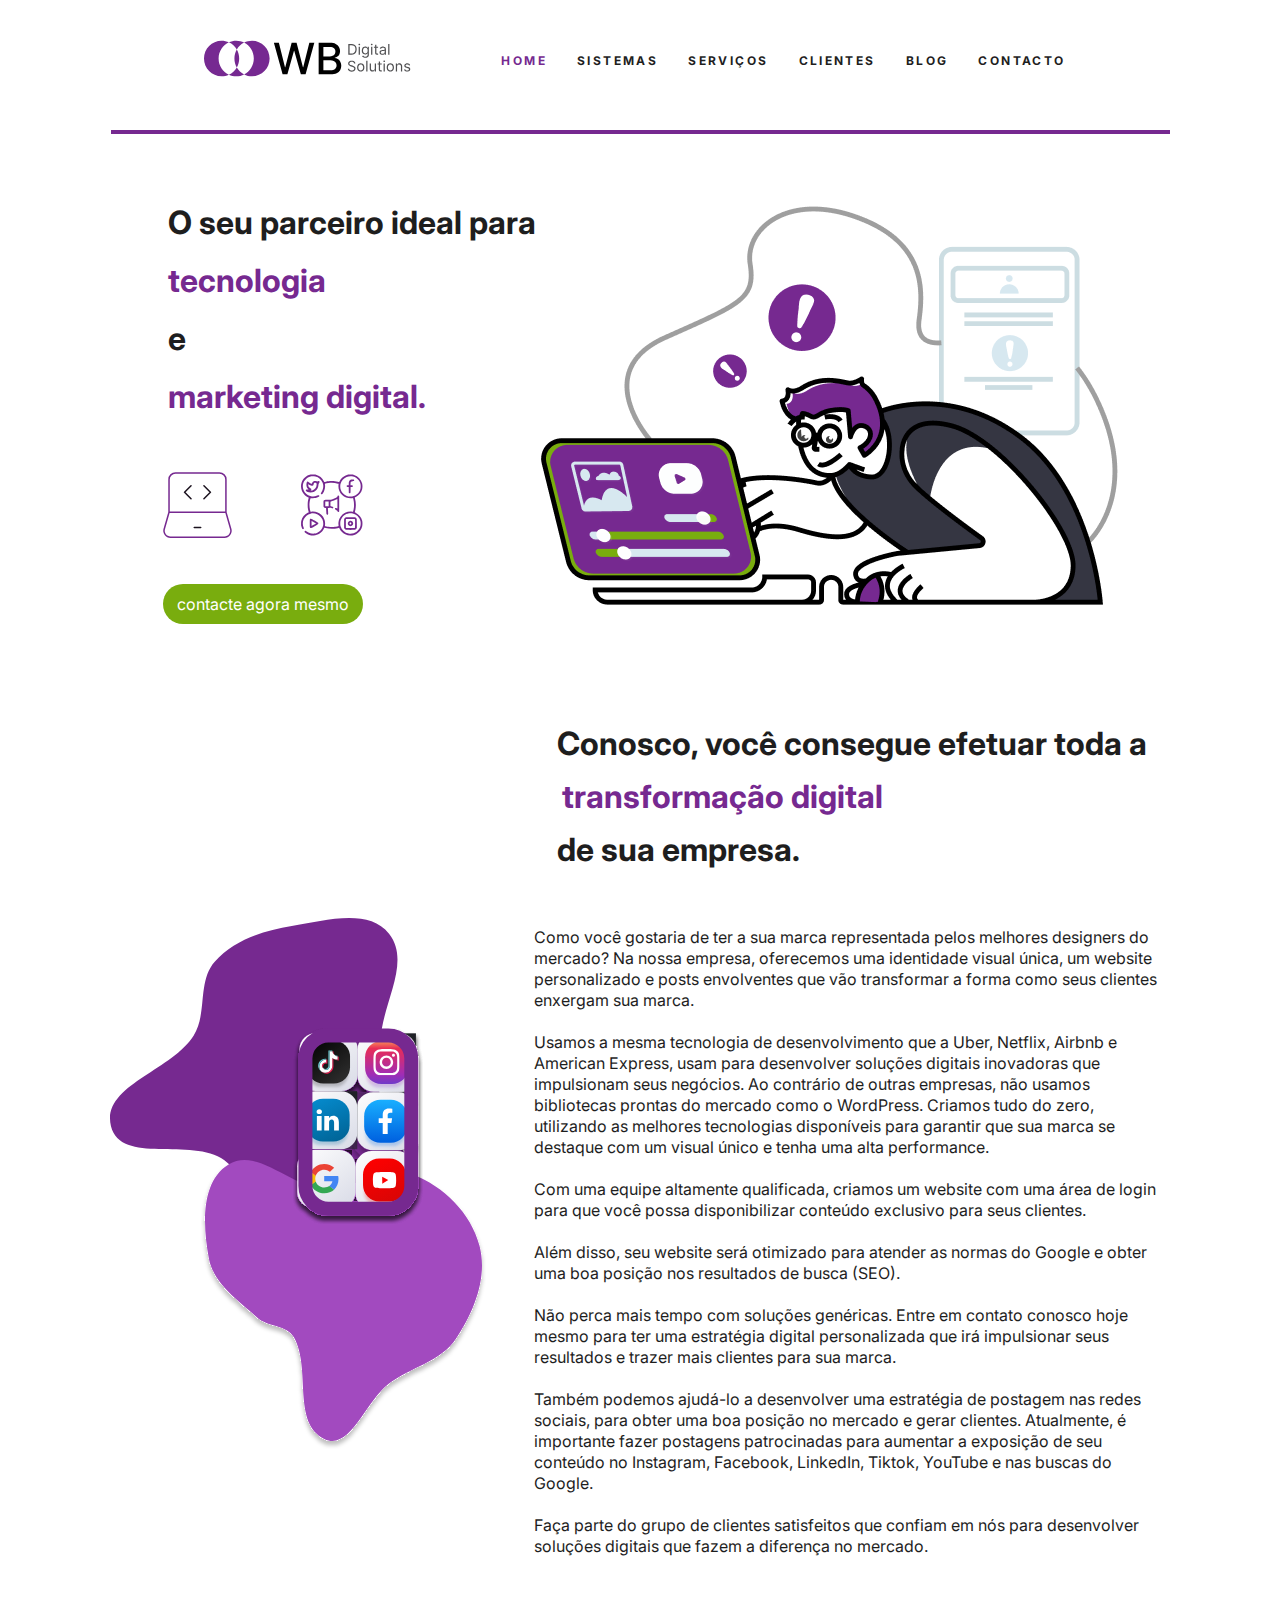
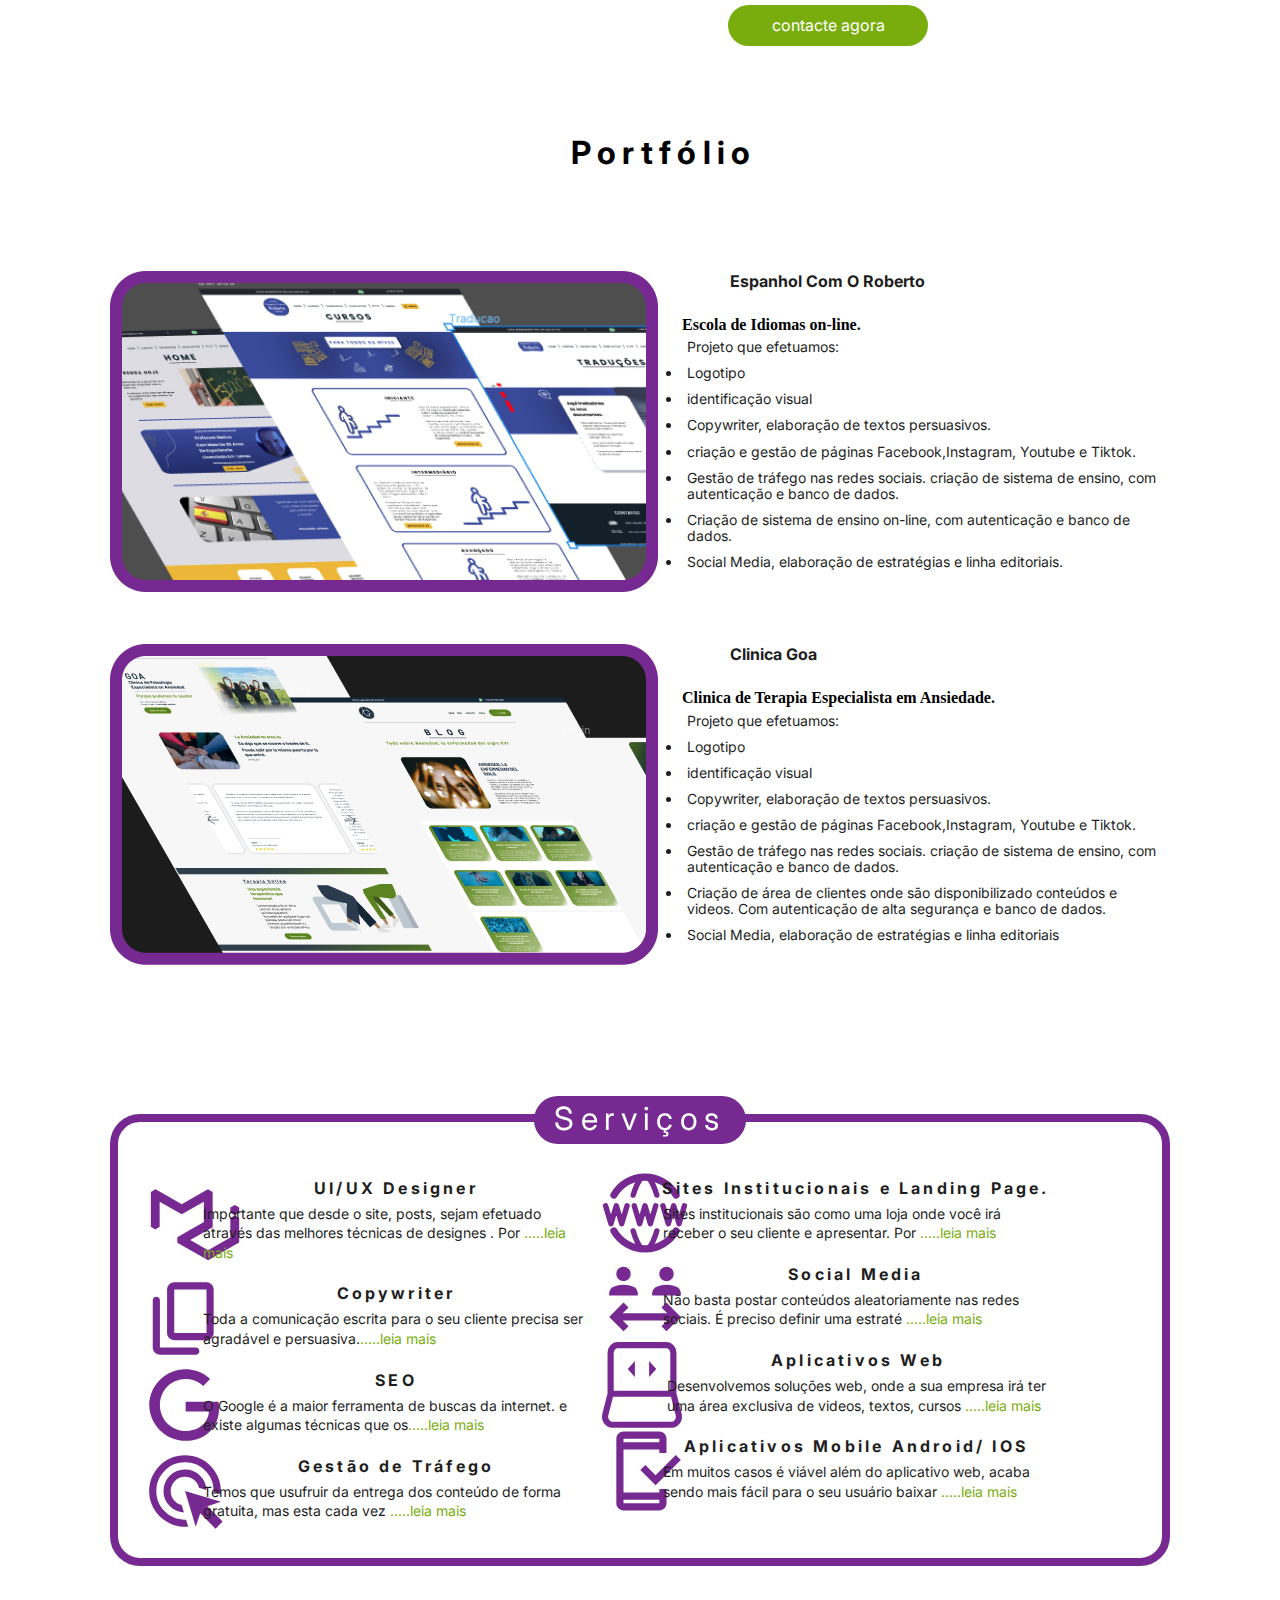
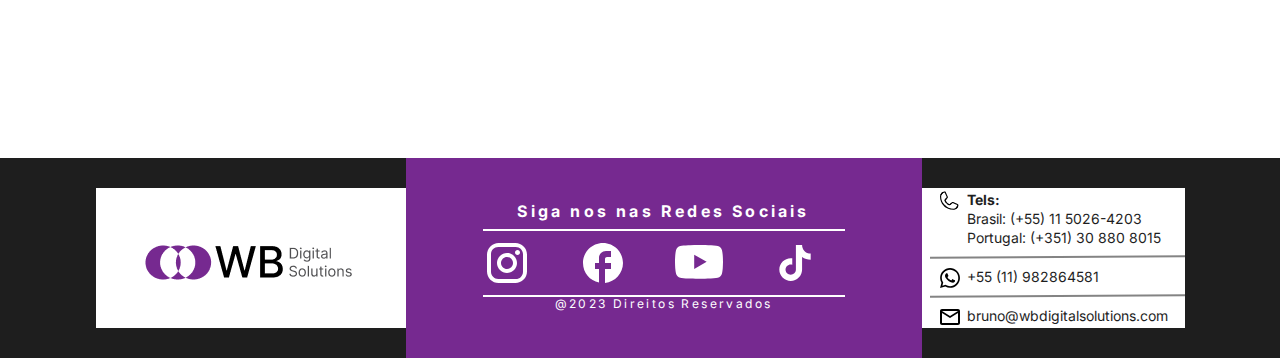
<file: index.html>
<!DOCTYPE html>
<html lang="pt-PT">
    <head>

        <link rel="preconnect" href="https://fonts.googleapis.com">
        <link rel="preconnect" href="https://fonts.gstatic.com" crossorigin>
        <link href="https://fonts.googleapis.com/css2?family=Inter:wght@400;700&family=Poppins:wght@400;700&family=Roboto:wght@400;700&display=swap" rel="stylesheet">

        <meta charset="UTF-8">
        <meta name="viewport" content="width=device-width, initial-scale=1.0">
        <title>WB - Digital Solutions</title>
        <meta name="description" content="Solucoes Digitais para Empresas"/> 
		<meta property="og:type" content="website"/>
		<meta property="og:title" content="Solucoes Digitais para Empresas"/>
		<meta property="og:description" content="Solucoes Digitais para Empresas"/>
		<meta property="og:url" content="https://www.wbdigitalsolutions.com/"/>
        <meta property="og:image" content=""/>
        <link rel="shortcut icon" href="favicon.ico">
        <!-- Facebook Pixel Code -->
<script>
    !function(f,b,e,v,n,t,s)
    {if(f.fbq)return;n=f.fbq=function(){n.callMethod?
    n.callMethod.apply(n,arguments):n.queue.push(arguments)};
    if(!f._fbq)f._fbq=n;n.push=n;n.loaded=!0;n.version='2.0';
    n.queue=[];t=b.createElement(e);t.async=!0;
    t.src=v;s=b.getElementsByTagName(e)[0];
    s.parentNode.insertBefore(t,s)}(window,document,'script',
    'https://connect.facebook.net/en_US/fbevents.js');
     fbq('init', '1261665671358254'); 
    fbq('track', 'PageView');
    </script>
    <noscript>
     <img height="1" width="1" 
    src="https://www.facebook.com/tr?id=1261665671358254&ev=PageView
    &noscript=1"/>
    </noscript>
    <!-- End Facebook Pixel Code -->

    <!-- Google tag (gtag.js) -->
        <script async src="https://www.googletagmanager.com/gtag/js?id=G-PZ3WX1KF35"></script>
        <script>
        window.dataLayer = window.dataLayer || [];
        function gtag(){dataLayer.push(arguments);}
        gtag('js', new Date());

        gtag('config', 'G-PZ3WX1KF35');
        gtag('config', 'AW-802397591');
        </script>

        <!-- Event snippet for VisualizacaoPaginaHome conversion page --> 
        <script> gtag('event', 'conversion', {'send_to': 'AW-802397591/sPHGCN3A2osYEJe7zv4C'}); </script>
        
        <link rel="stylesheet" href="css/normalize.css">
		<link rel="stylesheet" href="css/reset.css">
		<link rel="stylesheet" href="css/home.css">
       
        <link rel="icon" type="image/x-icon" href="./assets/favicon.png">

        
        
    </head>


    <body>
       
        <div class="container">
           

            <header class="header">

                    <div class="menu-logo">

                        <div class="logo-menu">
                            <a  href="index.html" >
                                <img src="./assets/logo.svg" alt="logotipo">
                            </a>

                        </div>

                    </div>
                    
                    <nav id="nav" class="menu">
                        
                            <ul id="menu-ul">
                                <li><a class="texto-roxo" href="index.html">Home</a></li>
                                <li><a href="sistemas.html">Sistemas</a></li>
                                <li><a href="servicos.html">Serviços </a></li>                            
                                <li><a href="clients.html">Clientes</a></li>
                                <li><a href="blog.html">Blog</a></li>
                                <li><a href="contato.html">Contacto</a></li>
                            </ul>
                            <button aria-label="Abrir Menu" id="btn-mobile" aria-haspopup="true" aria-controls="menu-ul" aria-expanded="false">Menu
                                <span id="hamburger"></span>
                            </button>
                            
                    </nav>
                    
                  
                
            </header>
            
            <div class="line-menu"></div>     
            
           

            <div class="hero-section-home">
                <div>
                    <div class="banner-text-box">
                        <p class="banner-text">O seu parceiro ideal para </p>
                        <p class="banner-text texto-roxo">tecnologia </p> <p class="banner-text">e</p>
                        <p class="banner-text texto-roxo"> marketing digital.</p>

                    </div>
                    <div class="iconsBanner">
                        <img src="./assets/codeIcon.svg" alt="icon computador">
                        <img src="./assets/social-mediaIcon.svg" alt="icon social media">
                    </div>

                    <a href="contato.html" class="botao-contate">contacte agora mesmo </a>

                </div>

                <div class="imagem-banner">
                    <img src="./assets/imagemBannerS.png" alt="garoto no computador" />
                </div>

            </div>


                <div class="apresentacao">

                    <div class="imagem-apresentacao">
                        <img src="./assets/bubleImage.svg" alt="bolhas decorativas"/>
                    </div>
                    <div class="text-apresentacao">
                        <h2 class="apresentacao-titulo">Conosco, você consegue efetuar toda a <p class="banner-text texto-roxo">transformação digital</p> de sua empresa. </h2>
        
                        <p class="descricao-apresentacao">Como você gostaria de ter a sua marca representada pelos melhores designers do mercado? Na nossa empresa, oferecemos uma identidade visual única, um website personalizado e posts envolventes que vão transformar a forma como seus clientes enxergam sua marca. <br/><br/>
                            Usamos a mesma tecnologia de desenvolvimento que a Uber, Netflix, Airbnb e American Express, usam para desenvolver soluções digitais inovadoras que impulsionam seus negócios. Ao contrário de outras empresas, não usamos bibliotecas prontas do mercado como o WordPress. Criamos tudo do zero, utilizando as melhores tecnologias disponíveis para garantir que sua marca se destaque com um visual único e tenha uma alta performance.<br/><br/>
        
                            Com uma equipe altamente qualificada, criamos um website com uma área de login para que você possa disponibilizar conteúdo exclusivo para seus clientes.<br/><br/> Além disso, seu website será otimizado para atender as normas do Google e obter uma boa posição nos resultados de busca (SEO).<br/><br/>
                            Não perca mais tempo com soluções genéricas. Entre em contato conosco hoje mesmo para ter uma estratégia digital personalizada que irá impulsionar seus resultados e trazer mais clientes para sua marca. <br/><br/>
                            Também podemos ajudá-lo a desenvolver uma estratégia de postagem nas redes sociais, para obter uma boa posição no mercado e gerar clientes. Atualmente, é importante fazer postagens patrocinadas para aumentar a exposição de seu conteúdo no Instagram, Facebook, LinkedIn, Tiktok, YouTube e nas buscas do Google.<br/><br/>
                            Faça parte do grupo de clientes satisfeitos que confiam em nós para desenvolver soluções digitais que fazem a diferença no mercado.
                        </p>
        
                        <a href="contato.html" class="botao-contate">contacte agora</a>
                        
                    </div>
                    
                </div>

                <h2 class="titulo">Portfólio</h2>

                <div class="clientes">
                    <div class="roberto">
        
        
                        <div class="robertoimagem">
                            <img  src="./assets/espanholRoberto.png" alt="imagens de site"/>
                        </div>
        
                        <div class="roberto-texto">
                            <h3 class="subtitulo">Espanhol Com O Roberto</h3>
                            <strong>Escola de Idiomas on-line.</strong>
        
                            <ul>Projeto que efetuamos:</ul> 
                                <li>Logotipo</li>
                                <li>identificação visual</li>
                                <li>Copywriter, elaboração de textos persuasivos.</li> 
                                <li>criação e gestão de páginas Facebook,Instagram, Youtube e Tiktok.</li>
                                <li>Gestão de tráfego nas redes sociais.
                                    criação de sistema de ensino, com autenticação e banco de dados.</li>
                                <li>Criação de sistema de ensino on-line, com autenticação e banco de dados.</li>
                                <li>Social Media, elaboração de estratégias e linha editoriais.
                                </li>
        
                        </div>
        
                    
        
                    
                </div>
        
                <div class="goa">
                    <div class="goaimagem">
                        <img  src="./assets/Goa.png" alt="imagens de site"/>
                    </div>
                    <div class="goa-texto">
                        <h3 class="subtitulo">Clinica Goa</h3>
                        <strong>Clinica de Terapia Especialista em Ansiedade.</strong>
        
                        <ul>Projeto que efetuamos:</ul> 
                            <li>Logotipo</li>
                            <li>identificação visual</li>
                            <li>Copywriter, elaboração de textos persuasivos.</li> 
                            <li>criação e gestão de páginas Facebook,Instagram, Youtube e Tiktok.</li>
                            <li>Gestão de tráfego nas redes sociais.
                                criação de sistema de ensino, com autenticação e banco de dados.</li>
                            <li>Criação de área de clientes onde são disponibilizado conteúdos e videos. Com autenticação de alta segurança e banco de dados.</li>
                            <li>Social Media, elaboração de estratégias e linha editoriais
                            </li>
        
                    </div>
                
                </div>
        
                <div class="servico"> 
                    <h2>Serviços</h2>
                </div>
        
                <div class="box-servicos">
        
                    <div class="box-servicos-1">
                    
                    <div class="each-box">
                        <div class="servicos-img"><img src="./assets/ui-icon.svg" alt="icone design"/></div>
                        
                        <div class="text-box-servicos">
                            <h3 class="service-title">UI/UX Designer</h3>
                            <p class="service-description">Importante que desde o site, posts, sejam efetuado através das melhores técnicas de designes .  Por <a href="servicos.html"><span class="leia">.....leia mais</span></a></p>
        
                        </div>
                    </div>
        
        
                    <div class="each-box">
                        <div class="servicos-img"><img src="./assets/copy-icon.svg" alt="icone copy"/></div>
                        
                        <div class="text-box-servicos">
                            <h3 class="service-title">Copywriter</h3>
                            <p class="service-description">Toda a comunicação escrita para o seu cliente precisa ser agradável e persuasiva.<a href="servicos.html"><span class="leia">.....leia mais</span></a></p>
        
                        </div>
        
                    </div>
        
        
                    <div class="each-box">
                        <div class="servicos-img"><img src="./assets/google-icon.svg" alt="icone"/></div>
                        
                        <div class="text-box-servicos">
                            <h3 class="service-title">SEO</h3>
                            <p class="service-description">O Google é a maior ferramenta de buscas da internet. e existe algumas técnicas que os<a href="servicos.html"><span class="leia">.....leia mais</span></a></p>
        
                        </div>
        
                    </div>
        
        
        
                    <div class="each-box">
                        <div class="servicos-img"><img src="./assets/trafego-icon.svg" alt="icone"/></div>
                        
                        <div class="text-box-servicos">
                            <h3 class="service-title">Gestão de Tráfego</h3>
                            <p class="service-description">Temos que usufruir da entrega dos conteúdo de forma gratuita, mas esta cada vez <a href="servicos.html"><span class="leia">.....leia mais</span></a></p>
        
                        </div>
        
                    </div>
        
        
        
                </div>
        
                <div class="box-servicos-2">
                    
                    <div class="each-box">
                        <div class="servicos-img"><img src="./assets/icon-www.svg" alt="icone internet"/></div>
                        
                        <div class="text-box-servicos">
                            <h3 class="service-title">Sites Institucionais e Landing Page.</h3>
                            <p class="service-description">Sites institucionais são como uma loja onde você irá receber o seu cliente e apresentar.  Por <a href="servicos.html"><span class="leia">.....leia mais</span></a></p>
        
                        </div>
                    </div>
        
        
                    <div class="each-box">
                        <div class="servicos-img"><img src="./assets/social-icon.svg" alt="icone social media"/></div>
                        
                        <div class="text-box-servicos">
                            <h3 class="service-title">Social Media</h3>
                            <p class="service-description">Não basta postar conteúdos aleatoriamente nas redes sociais. É preciso definir uma estraté <a href="servicos.html"><span class="leia">.....leia mais</span></a></p>
        
                        </div>
        
                    </div>
        
        
                    <div class="each-box">
                        <div class="servicos-img"><img src="./assets/code-icon.svg" alt="icone internet"/></div>
                        
                        <div class="text-box-servicos">
                            <h3 class="service-title">Aplicativos Web</h3>
                            <p class="service-description">Desenvolvemos soluções web, onde a sua empresa irá ter uma área exclusiva de videos, textos, cursos <a href="servicos.html"><span class="leia">.....leia mais</span></a></p>
        
                        </div>
        
                    </div>
        
        
        
                    <div class="each-box">
                        <div class="servicos-img"><img src="./assets/app-icon.svg" alt="icone mobile"/></div>
                        
                        <div class="text-box-servicos">
                            <h3 class="service-title">Aplicativos Mobile Android/ IOS</h3>
                            <p class="service-description">Em muitos casos é viável além do aplicativo web, acaba sendo mais fácil para o seu usuário baixar <a href="servicos.html"><span class="leia">.....leia mais</span></a></p>
        
                        </div>
        
                    </div>
        
        
                </div>
            
        
            
                </div>
            
            </div>
        </div>
        
        
       

        
    

        <footer>
            <div class="logo-footer">
                <img src="./assets/logo-footer.png" alt="logo"/>
            </div>
            <div class="box-center">
                <p class="rede-social-footer">Siga nos nas Redes Sociais</p>
                <div class="line-footer"></div>
                <div class="box-social-footer">
                    <a href="https://www.instagram.com/wb.digitalsolutions/" target="_blank">
                        <img src="./assets/instagram.svg" alt="instagram icone"/>
                    </a>

                    <a href="https://www.facebook.com/wb.digitalsolutions" target="_blank">
                        <img src="./assets/facebook.svg" alt="facebook icone"/>
                    </a>

                    <a href="https://www.youtube.com/@wbdigitalsolutions" target="_blank">
                        <img src="./assets/youtube.svg" alt="youtube icone"/>
                    </a>

                    <a href="https://www.tiktok.com/@wb.digitalsolutions" target="_blank">
                        <img src="./assets/tiktok.svg" alt="tik tok icone"/>
                    </a>

                </div>
                <div class="line-footer"></div>

                <span class="direitos">@2023 Direitos Reservados</span>

            </div>
            
            <div class="box-right">

                <div class="tels">
                    <img src="./assets/ph_phone-light.svg" alt="phone icon">
                    <p><strong>Tels:</strong> <br />
                        Brasil: (+55) 11 5026-4203<br />
                        
                        Portugal: (+351) 30 880 8015</p>

                </div>

                <div class="line-contact"></div>

                <div class="tels">
                    <img src="./assets/whatsapp-footer.svg" alt="icone whatsapp">
                    <a class="link-footer" href="https://wa.me/+5511982864581" target="_blank">
                    
                    <p>+55 (11) 982864581</p>
                    </a>
                </div>

                <div class="line-contact"></div>

                <div class="tels">
                    <img src="./assets/email-footer.svg" alt="icone email"/>
                    <a class="link-footer" href="bruno@wbdigitalsolutions.com" target="_blank">    
                    <p>bruno@wbdigitalsolutions.com</p>
                    </a>
                </div>

            </div>

        </footer> 
        

        <script src="./menu.js"></script>
    </body>
</html>
</file>
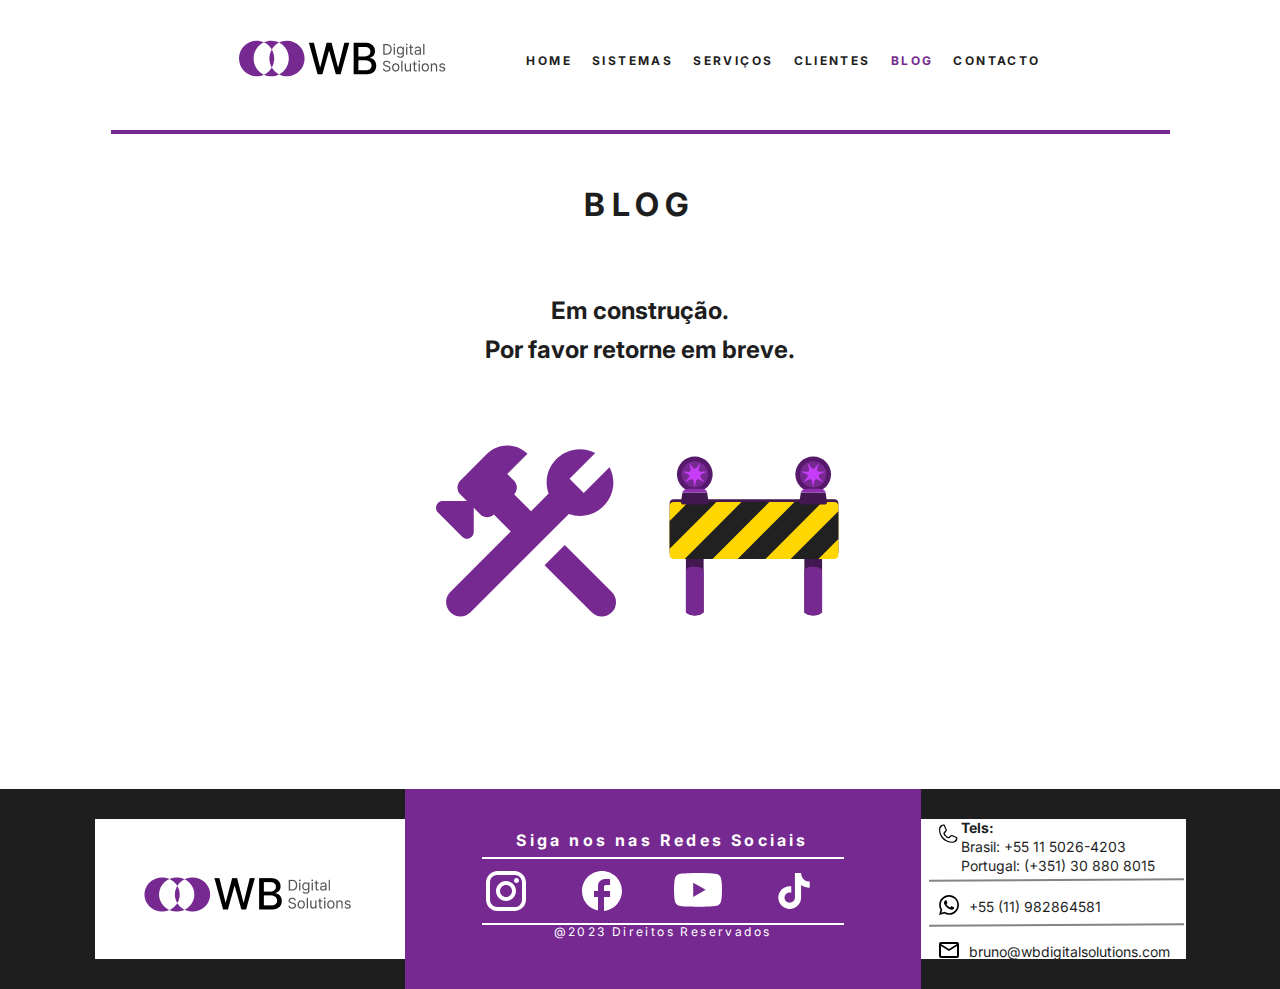
<file: blog.html>
<!DOCTYPE html>
<html lang="pt-PT">
    <head>

        <link rel="preconnect" href="https://fonts.googleapis.com">
        <link rel="preconnect" href="https://fonts.gstatic.com" crossorigin>
        <link href="https://fonts.googleapis.com/css2?family=Inter:wght@400;700&family=Poppins:wght@400;700&family=Roboto:wght@400;700&display=swap" rel="stylesheet">

        <meta charset="UTF-8">
        <meta name="viewport" content="width=device-width, initial-scale=1.0">
        <title>WB - Blog </title>
        <meta name="description" content="WB Blog"/> 
		<meta property="og:type" content="website"/>
		<meta property="og:title" content="Solucoes Digitais para Empresas"/>
		<meta property="og:description" content="Solucoes Digitais para Empresas"/>
		<meta property="og:url" content="https://www.wbdigitalsolutions.com/servicos"/>
        <meta property="og:image" content=""/>
        <link rel="shortcut icon" href="favicon.ico">
        <!-- Facebook Pixel Code -->
<script>
    !function(f,b,e,v,n,t,s)
    {if(f.fbq)return;n=f.fbq=function(){n.callMethod?
    n.callMethod.apply(n,arguments):n.queue.push(arguments)};
    if(!f._fbq)f._fbq=n;n.push=n;n.loaded=!0;n.version='2.0';
    n.queue=[];t=b.createElement(e);t.async=!0;
    t.src=v;s=b.getElementsByTagName(e)[0];
    s.parentNode.insertBefore(t,s)}(window,document,'script',
    'https://connect.facebook.net/en_US/fbevents.js');
     fbq('init', '1261665671358254'); 
    fbq('track', 'PageView');
    </script>
    <noscript>
     <img height="1" width="1" 
    src="https://www.facebook.com/tr?id=1261665671358254&ev=PageView
    &noscript=1"/>
    </noscript>
    <!-- End Facebook Pixel Code -->

    <!-- Google tag (gtag.js) -->
        <script async src="https://www.googletagmanager.com/gtag/js?id=G-PZ3WX1KF35"></script>
        <script>
        window.dataLayer = window.dataLayer || [];
        function gtag(){dataLayer.push(arguments);}
        gtag('js', new Date());

        gtag('config', 'G-PZ3WX1KF35');
        gtag('config', 'AW-802397591');
        </script>

        <!-- Event snippet for VisualizacaoPaginaHome conversion page --> 
        <script> gtag('event', 'conversion', {'send_to': 'AW-802397591/sPHGCN3A2osYEJe7zv4C'}); </script>
        
        <link rel="stylesheet" href="css/normalize.css">
		<link rel="stylesheet" href="css/reset.css">
		<link rel="stylesheet" href="css/blog.css">
        <link rel="icon" type="image/x-icon" href="./assets/favicon.png">
        
    </head>

    <body>
        <div class="container">

            <header class="header">

                <div class="menu-logo">

                    <div class="logo-menu">
                        <a  href="index.html" >
                            <img src="./assets/logo.svg" alt="logotipo">
                        </a>

                    </div>

                </div>
                
                <nav id="nav" class="menu">
                    
                        <ul id="menu-ul">
                            <li><a  href="index.html">Home</a></li>
                            <li><a href="sistemas.html">Sistemas</a></li>
                            <li><a  href="servicos.html">Serviços </a></li>                            
                            <li><a href="clients.html">Clientes</a></li>
                            <li><a class="texto-roxo" href="blog.html">Blog</a></li>
                            <li><a href="contato.html">Contacto</a></li>
                        </ul>
                        <button aria-label="Abrir Menu" id="btn-mobile" aria-haspopup="true" aria-controls="menu-ul" aria-expanded="false">Menu
                            <span id="hamburger"></span>
                        </button>
                        
                </nav>
                
              
            
        </header>

            <div class="line-menu"></div> 
            <h1 class="titulo">Blog</h1>

            <div class="hero-section">
                <div class="box-text-hero">
                    <h2 class="titulo-hero">Em construção.</h2>
                    <h2 class="titulo-hero">Por favor retorne em breve.</h2>
                    
                </div>
                
                <div class="hero-imgs">
                    <img src="./assets/constr1.svg" alt="ilustracao construcao ">
                    <img src="./assets/constr2.svg" alt="ilustracao construcao ">
                </div>
            </div>

            




        </div>

            








        <footer>
            <div class="logo-footer">
                <img src="./assets/logo-footer.png" alt="logo"/>
            </div>
            <div class="box-center">
                <p class="rede-social-footer">Siga nos nas Redes Sociais</p>
                <div class="line-footer"></div>
                <div class="box-social-footer">
                    <a href="https://www.instagram.com/wb.digitalsolutions/" target="_blank">
                        <img src="./assets/instagram.svg" alt="instagram icone"/>
                    </a>

                    <a href="https://www.facebook.com/wb.digitalsolutions" target="_blank">
                        <img src="./assets/facebook.svg" alt="facebook icone"/>
                    </a>

                    <a href="https://www.youtube.com/@wbdigitalsolutions" target="_blank">
                        <img src="./assets/youtube.svg" alt="youtube icone"/>
                    </a>

                    <a href="https://www.tiktok.com/@wb.digitalsolutions" target="_blank">
                        <img src="./assets/tiktok.svg" alt="tik tok icone"/>
                    </a>

                </div>
                <div class="line-footer"></div>

                <span class="direitos">@2023 Direitos Reservados</span>

            </div>
            
            <div class="box-right">

                <div class="tels">
                    <img src="./assets/ph_phone-light.svg" alt="phone icon">
                    <p><strong>Tels:</strong> <br />
                        Brasil: +55 11 5026-4203<br />
                        
                        Portugal: (+351) 30 880 8015</p>

                </div>

                <div class="line-contact"></div>

                <div class="tels">
                    <img src="./assets/whatsapp-footer.svg" alt="icone whatsapp">
                    <a class="link-footer" href="https://wa.me/+5511982864581" target="_blank">
                    
                    <p>+55 (11) 982864581</p>
                    </a>
                </div>

                <div class="line-contact"></div>

                <div class="tels">
                    <img src="./assets/email-footer.svg" alt="icone email"/>
                    <a class="link-footer" href="bruno@wbdigitalsolutions.com" target="_blank">    
                    <p>bruno@wbdigitalsolutions.com</p>
                    </a>
                </div>

            </div>

        </footer> 
      <script src="./menu.js"></script>
    </body>
</html>
</file>
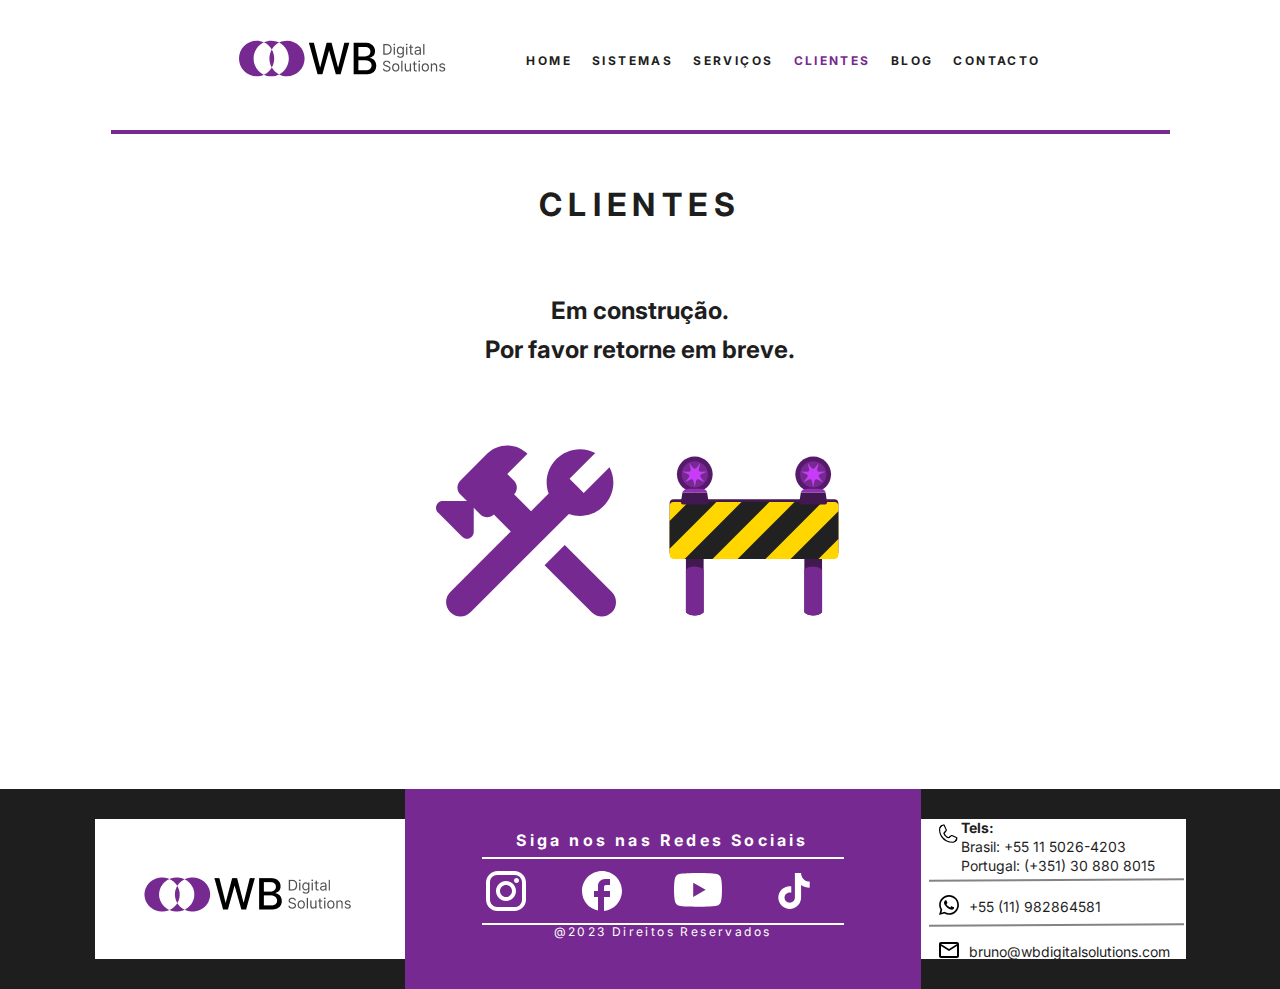
<file: clients.html>
<!DOCTYPE html>
<html lang="pt-PT">
    <head>

        <link rel="preconnect" href="https://fonts.googleapis.com">
        <link rel="preconnect" href="https://fonts.gstatic.com" crossorigin>
        <link href="https://fonts.googleapis.com/css2?family=Inter:wght@400;700&family=Poppins:wght@400;700&family=Roboto:wght@400;700&display=swap" rel="stylesheet">

        <meta charset="UTF-8">
        <meta name="viewport" content="width=device-width, initial-scale=1.0">
        <title>WB - Clientes </title>
        <meta name="description" content="WB Clientes"/> 
		<meta property="og:type" content="website"/>
		<meta property="og:title" content="Solucoes Digitais para Empresas"/>
		<meta property="og:description" content="Solucoes Digitais para Empresas"/>
		<meta property="og:url" content="https://www.wbdigitalsolutions.com/servicos"/>
        <meta property="og:image" content=""/>
        <link rel="shortcut icon" href="favicon.ico">
        <!-- Facebook Pixel Code -->
<script>
    !function(f,b,e,v,n,t,s)
    {if(f.fbq)return;n=f.fbq=function(){n.callMethod?
    n.callMethod.apply(n,arguments):n.queue.push(arguments)};
    if(!f._fbq)f._fbq=n;n.push=n;n.loaded=!0;n.version='2.0';
    n.queue=[];t=b.createElement(e);t.async=!0;
    t.src=v;s=b.getElementsByTagName(e)[0];
    s.parentNode.insertBefore(t,s)}(window,document,'script',
    'https://connect.facebook.net/en_US/fbevents.js');
     fbq('init', '1261665671358254'); 
    fbq('track', 'PageView');
    </script>
    <noscript>
     <img height="1" width="1" 
    src="https://www.facebook.com/tr?id=1261665671358254&ev=PageView
    &noscript=1"/>
    </noscript>
    <!-- End Facebook Pixel Code -->

    <!-- Google tag (gtag.js) -->
        <script async src="https://www.googletagmanager.com/gtag/js?id=G-PZ3WX1KF35"></script>
        <script>
        window.dataLayer = window.dataLayer || [];
        function gtag(){dataLayer.push(arguments);}
        gtag('js', new Date());

        gtag('config', 'G-PZ3WX1KF35');
        gtag('config', 'AW-802397591');
        </script>

        <!-- Event snippet for VisualizacaoPaginaHome conversion page --> 
        <script> gtag('event', 'conversion', {'send_to': 'AW-802397591/sPHGCN3A2osYEJe7zv4C'}); </script>
        
        <link rel="stylesheet" href="css/normalize.css">
		<link rel="stylesheet" href="css/reset.css">
		<link rel="stylesheet" href="css/clientes.css">
        <link rel="icon" type="image/x-icon" href="./assets/favicon.png">
        
    </head>

    <body>

        <div class="container">

            <header class="header">

                <div class="menu-logo">

                    <div class="logo-menu">
                        <a  href="index.html" >
                            <img src="./assets/logo.svg" alt="logotipo">
                        </a>

                    </div>

                </div>
                
                <nav id="nav" class="menu">
                    
                        <ul id="menu-ul">
                            <li><a  href="index.html">Home</a></li>
                            <li><a href="sistemas.html">Sistemas</a></li>
                            <li><a  href="servicos.html">Serviços </a></li>                            
                            <li><a class="texto-roxo" href="clients.html">Clientes</a></li>
                            <li><a href="blog.html">Blog</a></li>
                            <li><a href="contato.html">Contacto</a></li>
                        </ul>
                        <button aria-label="Abrir Menu" id="btn-mobile" aria-haspopup="true" aria-controls="menu-ul" aria-expanded="false">Menu
                            <span id="hamburger"></span>
                        </button>
                        
                </nav>
                
              
            
        </header>

            <div class="line-menu"></div> 

            <h1 class="titulo">Clientes</h1>

            <div class="hero-section">
                <div class="box-text-hero">
                    <h2 class="titulo-hero">Em construção.</h2>
                    <h2 class="titulo-hero">Por favor retorne em breve.</h2>
                    
                </div>
                
                <div class="hero-imgs">
                    <img src="./assets/constr1.svg" alt="ilustracao construcao ">
                    <img src="./assets/constr2.svg" alt="ilustracao construcao ">
                </div>
            </div>

            




        </div>

            








        <footer>
            <div class="logo-footer">
                <img src="./assets/logo-footer.png" alt="logo"/>
            </div>
            <div class="box-center">
                <p class="rede-social-footer">Siga nos nas Redes Sociais</p>
                <div class="line-footer"></div>
                <div class="box-social-footer">
                    <a href="https://www.instagram.com/wb.digitalsolutions/" target="_blank">
                        <img src="./assets/instagram.svg" alt="instagram icone"/>
                    </a>

                    <a href="https://www.facebook.com/wb.digitalsolutions" target="_blank">
                        <img src="./assets/facebook.svg" alt="facebook icone"/>
                    </a>

                    <a href="https://www.youtube.com/@wbdigitalsolutions" target="_blank">
                        <img src="./assets/youtube.svg" alt="youtube icone"/>
                    </a>

                    <a href="https://www.tiktok.com/@wb.digitalsolutions" target="_blank">
                        <img src="./assets/tiktok.svg" alt="tik tok icone"/>
                    </a>

                </div>
                <div class="line-footer"></div>

                <span class="direitos">@2023 Direitos Reservados</span>

            </div>
            
            <div class="box-right">

                <div class="tels">
                    <img src="./assets/ph_phone-light.svg" alt="phone icon">
                    <p><strong>Tels:</strong> <br />
                        Brasil: +55 11 5026-4203<br />
                        
                        Portugal: (+351) 30 880 8015</p>

                </div>

                <div class="line-contact"></div>

                <div class="tels">
                    <img src="./assets/whatsapp-footer.svg" alt="icone whatsapp">
                    <a class="link-footer" href="https://wa.me/+5511982864581" target="_blank">
                    
                    <p>+55 (11) 982864581</p>
                    </a>
                </div>

                <div class="line-contact"></div>

                <div class="tels">
                    <img src="./assets/email-footer.svg" alt="icone email"/>
                    <a class="link-footer" href="bruno@wbdigitalsolutions.com" target="_blank">    
                    <p>bruno@wbdigitalsolutions.com</p>
                    </a>
                </div>

            </div>

        </footer> 
      <script src="./menu.js"></script>
    </body>
</html>
</file>
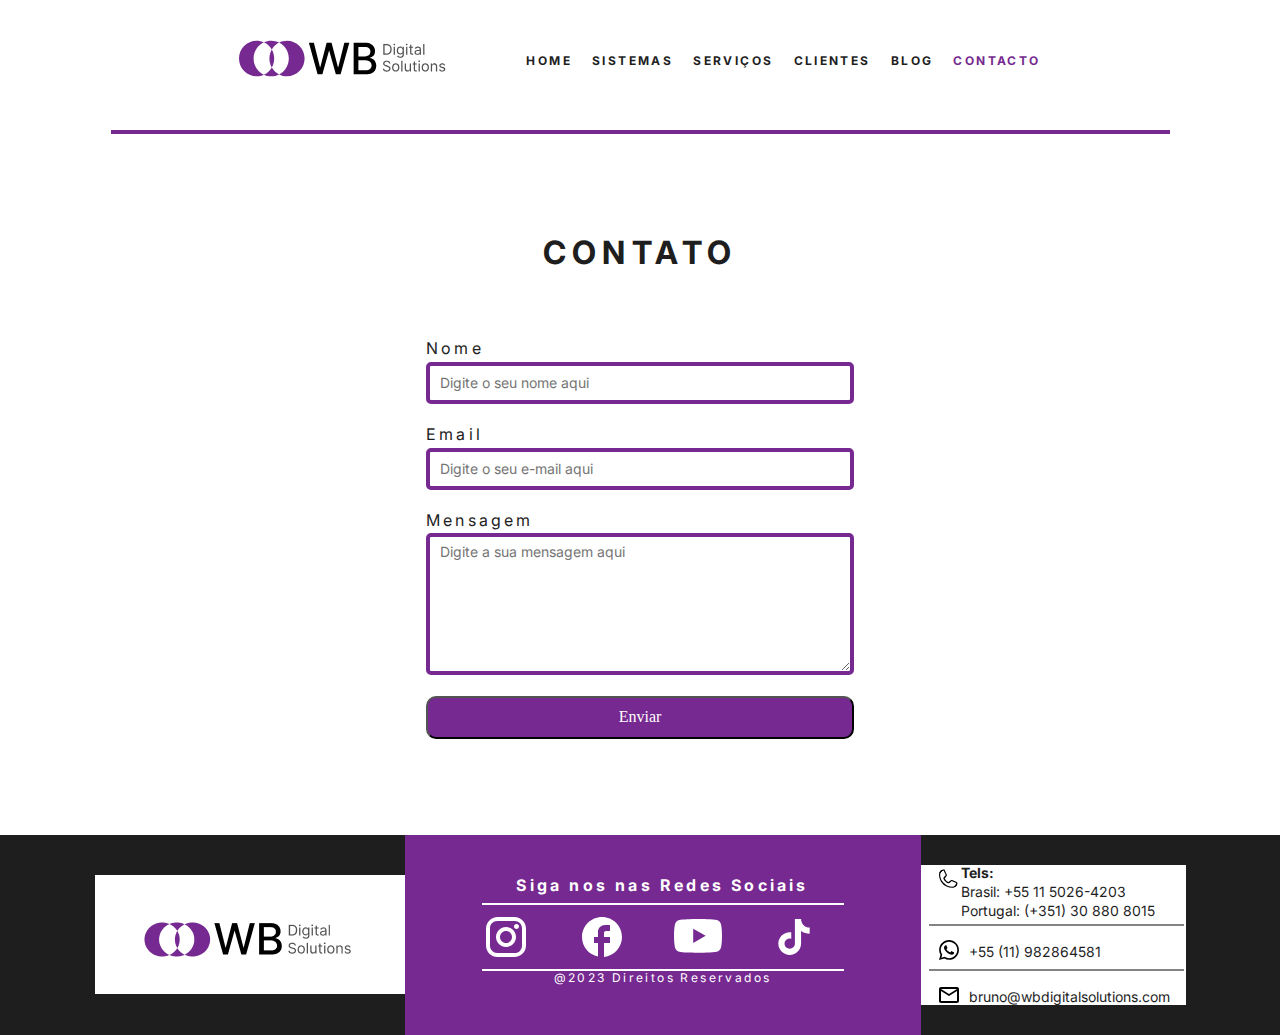
<file: contato.html>
<!DOCTYPE html>
<html lang="pt-PT">
    <head>

        <link rel="preconnect" href="https://fonts.googleapis.com">
        <link rel="preconnect" href="https://fonts.gstatic.com" crossorigin>
        <link href="https://fonts.googleapis.com/css2?family=Inter:wght@400;700&family=Poppins:wght@400;700&family=Roboto:wght@400;700&display=swap" rel="stylesheet">

        <meta charset="UTF-8">
        <meta name="viewport" content="width=device-width, initial-scale=1.0">
        <title>WB - Contato </title>
        <meta name="description" content="WB Clientes"/> 
		<meta property="og:type" content="website"/>
		<meta property="og:title" content="Solucoes Digitais para Empresas"/>
		<meta property="og:description" content="Solucoes Digitais para Empresas"/>
		<meta property="og:url" content="https://www.wbdigitalsolutions.com/servicos"/>
        <meta property="og:image" content=""/>
        <link rel="shortcut icon" href="favicon.ico">
        <!-- Facebook Pixel Code -->
<script>
    !function(f,b,e,v,n,t,s)
    {if(f.fbq)return;n=f.fbq=function(){n.callMethod?
    n.callMethod.apply(n,arguments):n.queue.push(arguments)};
    if(!f._fbq)f._fbq=n;n.push=n;n.loaded=!0;n.version='2.0';
    n.queue=[];t=b.createElement(e);t.async=!0;
    t.src=v;s=b.getElementsByTagName(e)[0];
    s.parentNode.insertBefore(t,s)}(window,document,'script',
    'https://connect.facebook.net/en_US/fbevents.js');
     fbq('init', '1261665671358254'); 
    fbq('track', 'PageView');
    </script>
    <noscript>
     <img height="1" width="1" 
    src="https://www.facebook.com/tr?id=1261665671358254&ev=PageView
    &noscript=1"/>
    </noscript>
    <!-- End Facebook Pixel Code -->

    <!-- Google tag (gtag.js) -->
        <script async src="https://www.googletagmanager.com/gtag/js?id=G-PZ3WX1KF35"></script>
        <script>
        window.dataLayer = window.dataLayer || [];
        function gtag(){dataLayer.push(arguments);}
        gtag('js', new Date());

        gtag('config', 'G-PZ3WX1KF35');
        gtag('config', 'AW-802397591');
        </script>

        <!-- Event snippet for VisualizacaoPaginaHome conversion page --> 
        <script> gtag('event', 'conversion', {'send_to': 'AW-802397591/sPHGCN3A2osYEJe7zv4C'}); </script>
        
        <link rel="stylesheet" href="css/normalize.css">
		<link rel="stylesheet" href="css/reset.css">
		<link rel="stylesheet" href="css/contato.css">
        <link rel="icon" type="image/x-icon" href="./assets/favicon.png">
        
    </head>

    <body>
        <div class="container">

            <header class="header">

                <div class="menu-logo">

                    <div class="logo-menu">
                        <a  href="index.html" >
                            <img src="./assets/logo.svg" alt="logotipo">
                        </a>

                    </div>

                </div>
                
                <nav id="nav" class="menu">
                    
                        <ul id="menu-ul">
                            <li><a  href="index.html">Home</a></li>
                            <li><a href="sistemas.html">Sistemas</a></li>
                            <li><a  href="servicos.html">Serviços </a></li>                            
                            <li><a href="clients.html">Clientes</a></li>
                            <li><a  href="blog.html">Blog</a></li>
                            <li><a class="texto-roxo"href="contato.html">Contacto</a></li>
                        </ul>
                        <button aria-label="Abrir Menu" id="btn-mobile" aria-haspopup="true" aria-controls="menu-ul" aria-expanded="false">Menu
                            <span id="hamburger"></span>
                        </button>
                        
                </nav>
                
              
            
        </header>

            <div class="line-menu"></div> 
            <div >
            
                <div class="form-box">
                    <h1 class="titulo">Contato</h1>


                    <form action="https://api.web3forms.com/submit" method="POST">

                        <input type="hidden" name="access_key" value="4aeac532-e643-44c4-83c7-23d0c4b5e78e">

                        <label for="name">Nome</label><br>
                        <input type="text" name="name" id="name" placeholder="Digite o seu nome aqui" required>
                        

                        <label for="email">Email</label><br>
                        <input type="email" name="email" id="email"placeholder="Digite o seu e-mail aqui" required>

                        <label for="mensage">Mensagem</label><br>
                        <textarea type="text" name="mensage" id="message" placeholder="Digite a sua mensagem aqui" required></textarea>
                        <input type="hidden" name="subject" value="Nova mensagem formulario wb Digital Solutions site">
                        
                        <input type="hidden" name="redirect" value="https://www.wbdigitalsolutions.com/success.html">
                        <button id="enviar" name="enviar" type="submit" class="btn">Enviar</button>
                    </form>
                    
                </div>

            </div>



            




        </div>

            








          
        <footer>
            <div class="logo-footer">
                <img src="./assets/logo-footer.png" alt="logo"/>
            </div>
            <div class="box-center">
                <p class="rede-social-footer">Siga nos nas Redes Sociais</p>
                <div class="line-footer"></div>
                <div class="box-social-footer">
                    <a href="https://www.instagram.com/wb.digitalsolutions/" target="_blank">
                        <img src="./assets/instagram.svg" alt="instagram icone"/>
                    </a>

                    <a href="https://www.facebook.com/wb.digitalsolutions" target="_blank">
                        <img src="./assets/facebook.svg" alt="facebook icone"/>
                    </a>

                    <a href="https://www.youtube.com/@wbdigitalsolutions" target="_blank">
                        <img src="./assets/youtube.svg" alt="youtube icone"/>
                    </a>

                    <a href="https://www.tiktok.com/@wb.digitalsolutions" target="_blank">
                        <img src="./assets/tiktok.svg" alt="tik tok icone"/>
                    </a>

                </div>
                <div class="line-footer"></div>

                <span class="direitos">@2023 Direitos Reservados</span>

            </div>
            
            <div class="box-right">

                <div class="tels">
                    <img src="./assets/ph_phone-light.svg" alt="phone icon">
                    <p><strong>Tels:</strong> <br />
                        Brasil: +55 11 5026-4203<br />
                        
                        Portugal: (+351) 30 880 8015</p>

                </div>

                <div class="line-contact"></div>

                <div class="tels">
                    <img src="./assets/whatsapp-footer.svg" alt="icone whatsapp">
                    <a class="link-footer" href="https://wa.me/+5511982864581" target="_blank">
                    
                    <p>+55 (11) 982864581</p>
                    </a>
                </div>

                <div class="line-contact"></div>

                <div class="tels">
                    <img src="./assets/email-footer.svg" alt="icone email"/>
                    <a class="link-footer" href="bruno@wbdigitalsolutions.com" target="_blank">    
                    <p>bruno@wbdigitalsolutions.com</p>
                    </a>
                </div>

            </div>

        </footer> 
        <script src="./menu.js"></script>
    </body>
</html>
</file>
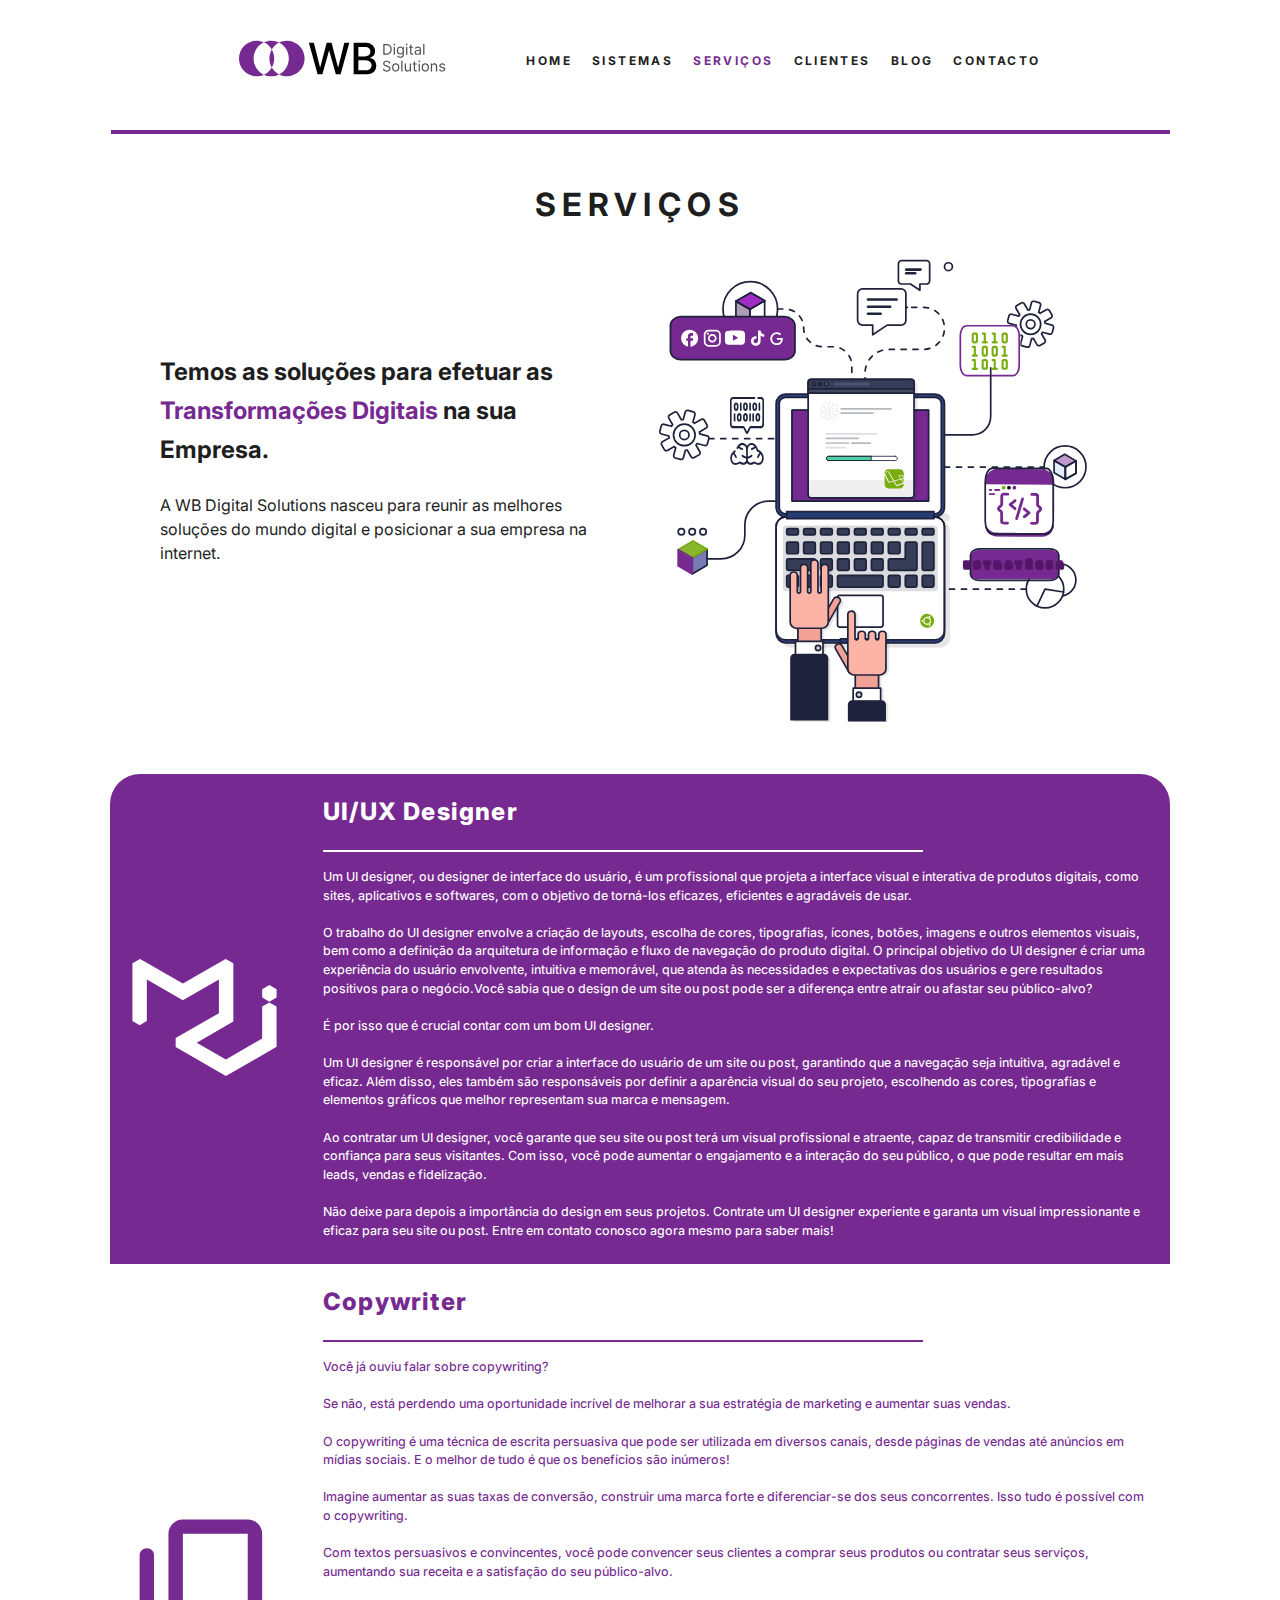
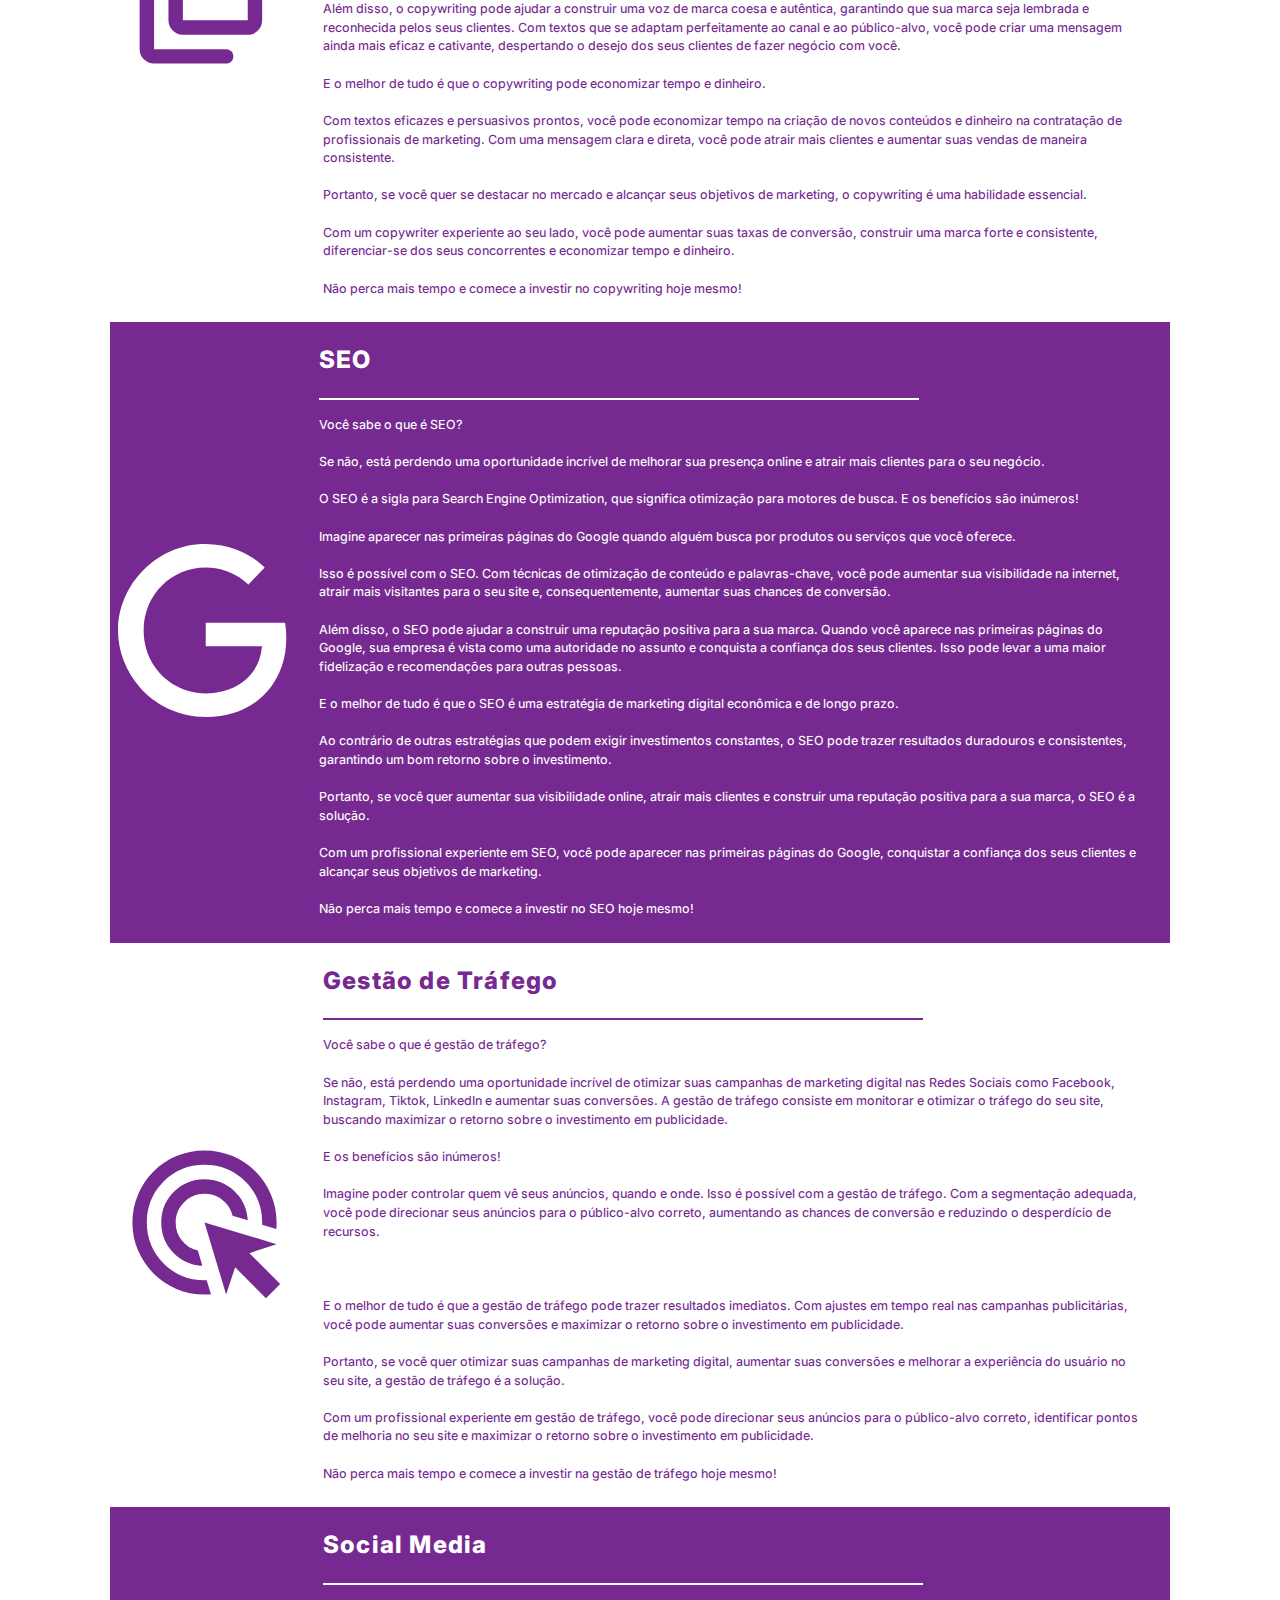
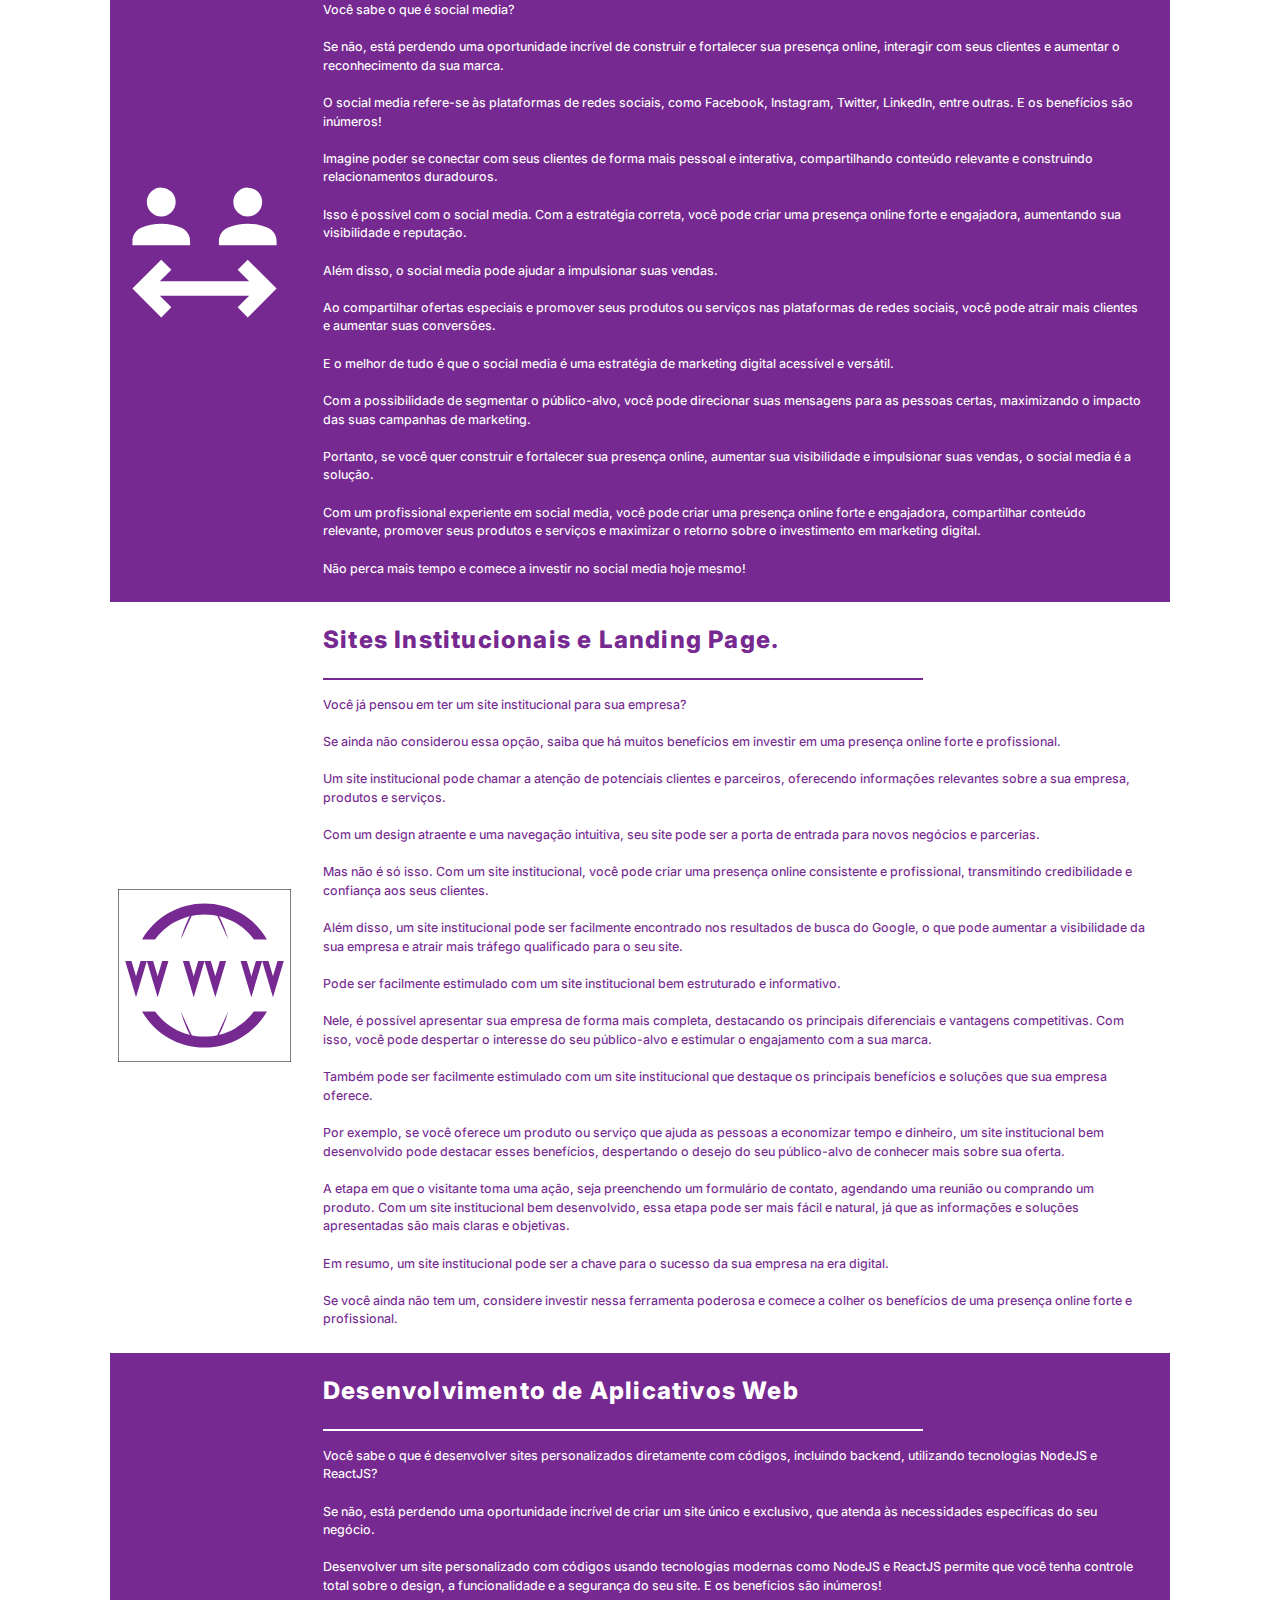
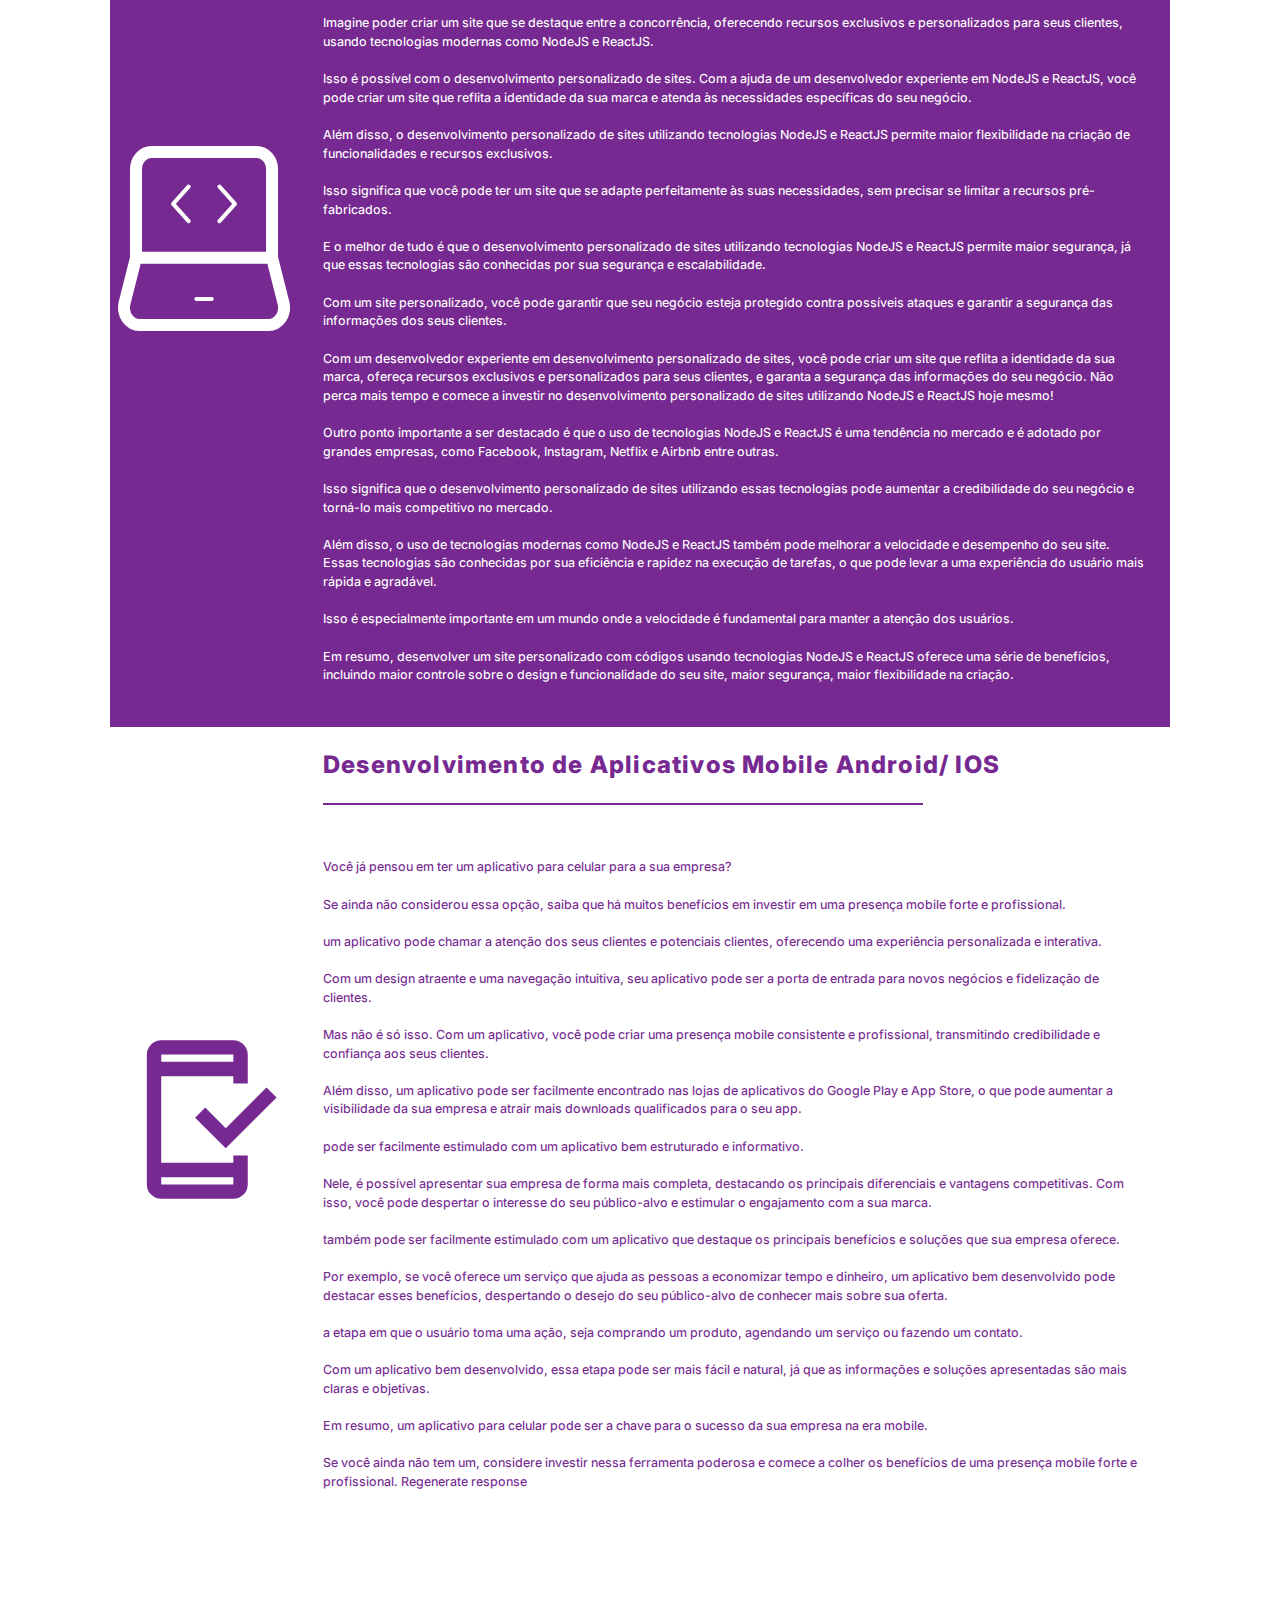
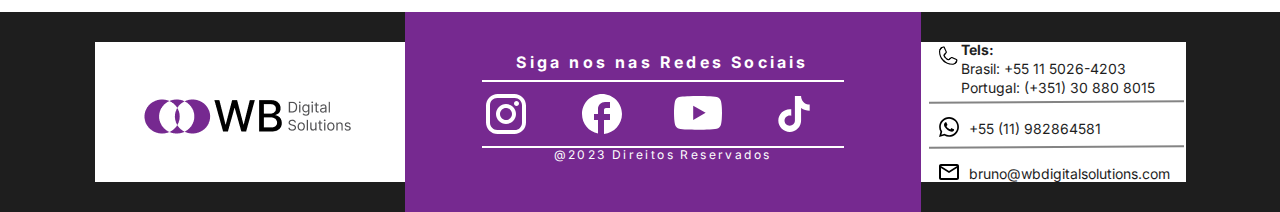
<file: servicos.html>
<!DOCTYPE html>
<html lang="pt-PT">
    <head>

        <link rel="preconnect" href="https://fonts.googleapis.com">
        <link rel="preconnect" href="https://fonts.gstatic.com" crossorigin>
        <link href="https://fonts.googleapis.com/css2?family=Inter:wght@400;700&family=Poppins:wght@400;700&family=Roboto:wght@400;700&display=swap" rel="stylesheet">

        <meta charset="UTF-8">
        <meta name="viewport" content="width=device-width, initial-scale=1.0">
        <title>WB - Serviços </title>
        <meta name="description" content="WB Serviços"/> 
		<meta property="og:type" content="website"/>
		<meta property="og:title" content="Solucoes Digitais para Empresas"/>
		<meta property="og:description" content="Solucoes Digitais para Empresas"/>
		<meta property="og:url" content="https://www.wbdigitalsolutions.com/servicos"/>
        <meta property="og:image" content=""/>
        <link rel="shortcut icon" href="favicon.ico">
        <!-- Facebook Pixel Code -->
<script>
    !function(f,b,e,v,n,t,s)
    {if(f.fbq)return;n=f.fbq=function(){n.callMethod?
    n.callMethod.apply(n,arguments):n.queue.push(arguments)};
    if(!f._fbq)f._fbq=n;n.push=n;n.loaded=!0;n.version='2.0';
    n.queue=[];t=b.createElement(e);t.async=!0;
    t.src=v;s=b.getElementsByTagName(e)[0];
    s.parentNode.insertBefore(t,s)}(window,document,'script',
    'https://connect.facebook.net/en_US/fbevents.js');
     fbq('init', '1261665671358254'); 
    fbq('track', 'PageView');
    </script>
    <noscript>
     <img height="1" width="1" 
    src="https://www.facebook.com/tr?id=1261665671358254&ev=PageView
    &noscript=1"/>
    </noscript>
    <!-- End Facebook Pixel Code -->

    <!-- Google tag (gtag.js) -->
        <script async src="https://www.googletagmanager.com/gtag/js?id=G-PZ3WX1KF35"></script>
        <script>
        window.dataLayer = window.dataLayer || [];
        function gtag(){dataLayer.push(arguments);}
        gtag('js', new Date());

        gtag('config', 'G-PZ3WX1KF35');
        gtag('config', 'AW-802397591');
        </script>

        <!-- Event snippet for VisualizacaoPaginaHome conversion page --> 
        <script> gtag('event', 'conversion', {'send_to': 'AW-802397591/sPHGCN3A2osYEJe7zv4C'}); </script>
        
        <link rel="stylesheet" href="css/normalize.css">
		<link rel="stylesheet" href="css/reset.css">
		<link rel="stylesheet" href="css/servicos.css">
        <link rel="icon" type="image/x-icon" href="./assets/favicon.png">
        
    </head>

    <body>
        <div class="container">

            <header class="header">

                <div class="menu-logo">

                    <div class="logo-menu">
                        <a  href="index.html" >
                            <img src="./assets/logo.svg" alt="logotipo">
                        </a>

                    </div>

                </div>
                
                <nav id="nav" class="menu">
                    
                        <ul id="menu-ul">
                            <li><a  href="index.html">Home</a></li>
                            <li><a href="sistemas.html">Sistemas</a></li>
                            <li><a class="texto-roxo" href="servicos.html">Serviços </a></li>                            
                            <li><a  href="clients.html">Clientes</a></li>
                            <li><a href="blog.html">Blog</a></li>
                            <li><a href="contato.html">Contacto</a></li>
                        </ul>
                        <button aria-label="Abrir Menu" id="btn-mobile" aria-haspopup="true" aria-controls="menu-ul" aria-expanded="false">Menu
                            <span id="hamburger"></span>
                        </button>
                        
                </nav>
                
              
            
        </header>

            <div class="line-menu"></div> 

            <h1 class="titulo">SERVIÇOS</h1>

            <div class="hero-section">
                <div class="box-text-hero">
                    <h2 class="titulo-hero">Temos as soluções para efetuar as <span class="texto-roxo">Transformações Digitais</span>  na sua Empresa.</h2>

                    <p class="descricao-hero">A WB Digital Solutions nasceu para reunir as melhores soluções do mundo digital e posicionar a sua empresa na internet. </p>

                </div>
                <div>
                    <img src="./assets/servicos-banner.svg" alt="ilustracao computador ">
                </div>
            </div>


            <div class="services-box">
                <div class="each-service-roxo topo-rounded">
                    <div class="service-img">
                        <img src="./assets/ui-service.svg" alt="icone ui">

                    </div>
                    <div class="service-text">
                        <h2 class="service-title-box-branco">UI/UX Designer</h2>
                        <div class="service-line"></div>
                        <p class="service-description-box-branco">
                            
                            Um UI designer, ou designer de interface do usuário, é um profissional que projeta a interface visual e interativa de produtos digitais, como sites, aplicativos e softwares, com o objetivo de torná-los eficazes, eficientes e agradáveis de usar.
                            
                            <br/><br/>                            O trabalho do UI designer envolve a criação de layouts, escolha de cores, tipografias, ícones, botões, imagens e outros elementos visuais, bem como a definição da arquitetura de informação e fluxo de navegação do produto digital. O principal objetivo do UI designer é criar uma experiência do usuário envolvente, intuitiva e memorável, que atenda às necessidades e expectativas dos usuários e gere resultados positivos para o negócio.Você sabia que o design de um site ou post pode ser a diferença entre atrair ou afastar seu público-alvo?
                            <br/><br/> É por isso que é crucial contar com um bom UI designer.<br/><br/>

                            Um UI designer é responsável por criar a interface do usuário de um site ou post, garantindo que a navegação seja intuitiva, agradável e eficaz. Além disso, eles também são responsáveis por definir a aparência visual do seu projeto, escolhendo as cores, tipografias e elementos gráficos que melhor representam sua marca e mensagem.<br/><br/>
                            
                            Ao contratar um UI designer, você garante que seu site ou post terá um visual profissional e atraente, capaz de transmitir credibilidade e confiança para seus visitantes. Com isso, você pode aumentar o engajamento e a interação do seu público, o que pode resultar em mais leads, vendas e fidelização.<br/><br/>
                            
                            Não deixe para depois a importância do design em seus projetos. Contrate um UI designer experiente e garanta um visual impressionante e eficaz para seu site ou post. Entre em contato conosco agora mesmo para saber mais!</p>

                    </div>
                </div>

                <div class="each-service-branco ">
                    <div class="service-img">
                        <img src="./assets/copy-service.svg" alt="icone copy" />

                    </div>
                    <div class="service-text">
                        <h2 class="service-title-box-roxo">Copywriter</h2>
                        <div class="service-line-roxo"></div>
                        <p class="service-description-box-roxo">
                            
                            Você já ouviu falar sobre copywriting?<br/><br/>

                            Se não, está perdendo uma oportunidade incrível de melhorar a sua estratégia de marketing e aumentar suas vendas.<br/><br/>
                             O copywriting é uma técnica de escrita persuasiva que pode ser utilizada em diversos canais, desde páginas de vendas até anúncios em mídias sociais. E o melhor de tudo é que os benefícios são inúmeros!<br/><br/>

                            Imagine aumentar as suas taxas de conversão, construir uma marca forte e diferenciar-se dos seus concorrentes. Isso tudo é possível com o copywriting.<br/><br/>
                             Com textos persuasivos e convincentes, você pode convencer seus clientes a comprar seus produtos ou contratar seus serviços, aumentando sua receita e a satisfação do seu público-alvo.<br/><br/>
                        
                            Além disso, o copywriting pode ajudar a construir uma voz de marca coesa e autêntica, garantindo que sua marca seja lembrada e reconhecida pelos seus clientes. Com textos que se adaptam perfeitamente ao canal e ao público-alvo, você pode criar uma mensagem ainda mais eficaz e cativante, despertando o desejo dos seus clientes de fazer negócio com você.<br/><br/>

                           E o melhor de tudo é que o copywriting pode economizar tempo e dinheiro. <br/><br/>
                           Com textos eficazes e persuasivos prontos, você pode economizar tempo na criação de novos conteúdos e dinheiro na contratação de profissionais de marketing. Com uma mensagem clara e direta, você pode atrair mais clientes e aumentar suas vendas de maneira consistente.<br/><br/>
                            
                            Portanto, se você quer se destacar no mercado e alcançar seus objetivos de marketing, o copywriting é uma habilidade essencial. <br/><br/>
                            Com um copywriter experiente ao seu lado, você pode aumentar suas taxas de conversão, construir uma marca forte e consistente, diferenciar-se dos seus concorrentes e economizar tempo e dinheiro. <br/><br/>Não perca mais tempo e comece a investir no copywriting hoje mesmo!
                            
                            
                            
                            
                            
                            </p>

                    </div>
                </div>

                <div class="each-service-roxo">
                    <div class="service-img">
                        <img src="./assets/seo-service.svg" alt="icone seo">

                    </div>
                    <div class="service-text">
                        <h2 class="service-title-box-branco">SEO</h2>
                        <div class="service-line"></div>
                        <p class="service-description-box-branco">
                            
                             Você sabe o que é SEO?<br/><br/> Se não, está perdendo uma oportunidade incrível de melhorar sua presença online e atrair mais clientes para o seu negócio.<br/><br/> O SEO é a sigla para Search Engine Optimization, que significa otimização para motores de busca. E os benefícios são inúmeros!<br/><br/>

Imagine aparecer nas primeiras páginas do Google quando alguém busca por produtos ou serviços que você oferece.<br/><br/> Isso é possível com o SEO. Com técnicas de otimização de conteúdo e palavras-chave, você pode aumentar sua visibilidade na internet, atrair mais visitantes para o seu site e, consequentemente, aumentar suas chances de conversão.<br/><br/>

Além disso, o SEO pode ajudar a construir uma reputação positiva para a sua marca. Quando você aparece nas primeiras páginas do Google, sua empresa é vista como uma autoridade no assunto e conquista a confiança dos seus clientes. Isso pode levar a uma maior fidelização e recomendações para outras pessoas.<br/><br/>

E o melhor de tudo é que o SEO é uma estratégia de marketing digital econômica e de longo prazo.<br/><br/> Ao contrário de outras estratégias que podem exigir investimentos constantes, o SEO pode trazer resultados duradouros e consistentes, garantindo um bom retorno sobre o investimento.<br/><br/>

Portanto, se você quer aumentar sua visibilidade online, atrair mais clientes e construir uma reputação positiva para a sua marca, o SEO é a solução.<br/><br/> Com um profissional experiente em SEO, você pode aparecer nas primeiras páginas do Google, conquistar a confiança dos seus clientes e alcançar seus objetivos de marketing. <br/><br/>Não perca mais tempo e comece a investir no SEO hoje mesmo!

</p>

                    </div>
                </div>

                <div class="each-service-branco ">
                    <div class="service-img">
                        <img src="./assets/trafego-servico.svg" alt="icone trafego" />

                    </div>
                    <div class="service-text">
                        <h2 class="service-title-box-roxo">Gestão de Tráfego</h2>
                        <div class="service-line-roxo"></div>
                        <p class="service-description-box-roxo">
                            
                            Você sabe o que é gestão de tráfego?<br/><br/> Se não, está perdendo uma oportunidade incrível de otimizar suas campanhas de marketing digital nas Redes Sociais como Facebook, Instagram, Tiktok, LinkedIn e aumentar suas conversões. A gestão de tráfego consiste em monitorar e otimizar o tráfego do seu site, buscando maximizar o retorno sobre o investimento em publicidade.<br/><br/> E os benefícios são inúmeros!<br/><br/>

Imagine poder controlar quem vê seus anúncios, quando e onde. Isso é possível com a gestão de tráfego. Com a segmentação adequada, você pode direcionar seus anúncios para o público-alvo correto, aumentando as chances de conversão e reduzindo o desperdício de recursos.<br/><br/>

 <br/><br/>

E o melhor de tudo é que a gestão de tráfego pode trazer resultados imediatos. Com ajustes em tempo real nas campanhas publicitárias, você pode aumentar suas conversões e maximizar o retorno sobre o investimento em publicidade.<br/><br/>

Portanto, se você quer otimizar suas campanhas de marketing digital, aumentar suas conversões e melhorar a experiência do usuário no seu site, a gestão de tráfego é a solução.<br/><br/> Com um profissional experiente em gestão de tráfego, você pode direcionar seus anúncios para o público-alvo correto, identificar pontos de melhoria no seu site e maximizar o retorno sobre o investimento em publicidade. <br/><br/>Não perca mais tempo e comece a investir na gestão de tráfego hoje mesmo!
                            </p>

                    </div>
                </div>

                <div class="each-service-roxo">
                    <div class="service-img">
                        <img src="./assets/social-servicos.svg" alt="icone social media">

                    </div>
                    <div class="service-text">
                        <h2 class="service-title-box-branco">Social Media</h2>
                        <div class="service-line"></div>
                        <p class="service-description-box-branco">
                            
                            Você sabe o que é social media?<br/><br/> Se não, está perdendo uma oportunidade incrível de construir e fortalecer sua presença online, interagir com seus clientes e aumentar o reconhecimento da sua marca.<br/><br/> O social media refere-se às plataformas de redes sociais, como Facebook, Instagram, Twitter, LinkedIn, entre outras. E os benefícios são inúmeros!<br/><br/>

Imagine poder se conectar com seus clientes de forma mais pessoal e interativa, compartilhando conteúdo relevante e construindo relacionamentos duradouros.<br/><br/> Isso é possível com o social media. Com a estratégia correta, você pode criar uma presença online forte e engajadora, aumentando sua visibilidade e reputação.<br/><br/>

Além disso, o social media pode ajudar a impulsionar suas vendas.<br/><br/> Ao compartilhar ofertas especiais e promover seus produtos ou serviços nas plataformas de redes sociais, você pode atrair mais clientes e aumentar suas conversões.<br/><br/>

E o melhor de tudo é que o social media é uma estratégia de marketing digital acessível e versátil.<br/><br/> Com a possibilidade de segmentar o público-alvo, você pode direcionar suas mensagens para as pessoas certas, maximizando o impacto das suas campanhas de marketing.<br/><br/>

Portanto, se você quer construir e fortalecer sua presença online, aumentar sua visibilidade e impulsionar suas vendas, o social media é a solução.<br/><br/> Com um profissional experiente em social media, você pode criar uma presença online forte e engajadora, compartilhar conteúdo relevante, promover seus produtos e serviços e maximizar o retorno sobre o investimento em marketing digital.<br/><br/> Não perca mais tempo e comece a investir no social media hoje mesmo!
                    </div>
                </div>

                <div class="each-service-branco ">
                    <div class="service-img">
                        <img src="./assets/site-servicos.svg" alt="icone site" />

                    </div>
                    <div class="service-text">
                        <h2 class="service-title-box-roxo">Sites Institucionais e Landing Page.</h2>
                        <div class="service-line-roxo"></div>
                        <p class="service-description-box-roxo">

                            Você já pensou em ter um site institucional para sua empresa? <br/><br/>Se ainda não considerou essa opção, saiba que há muitos benefícios em investir em uma presença online forte e profissional.<br/><br/>

Um site institucional pode chamar a atenção de potenciais clientes e parceiros, oferecendo informações relevantes sobre a sua empresa, produtos e serviços. <br/><br/>Com um design atraente e uma navegação intuitiva, seu site pode ser a porta de entrada para novos negócios e parcerias.<br/><br/>

Mas não é só isso. Com um site institucional, você pode criar uma presença online consistente e profissional, transmitindo credibilidade e confiança aos seus clientes.<br/><br/> Além disso, um site institucional pode ser facilmente encontrado nos resultados de busca do Google, o que pode aumentar a visibilidade da sua empresa e atrair mais tráfego qualificado para o seu site.<br/><br/>

Pode ser facilmente estimulado com um site institucional bem estruturado e informativo. <br/><br/>Nele, é possível apresentar sua empresa de forma mais completa, destacando os principais diferenciais e vantagens competitivas. Com isso, você pode despertar o interesse do seu público-alvo e estimular o engajamento com a sua marca.<br/><br/>

Também pode ser facilmente estimulado com um site institucional que destaque os principais benefícios e soluções que sua empresa oferece. <br/><br/>Por exemplo, se você oferece um produto ou serviço que ajuda as pessoas a economizar tempo e dinheiro, um site institucional bem desenvolvido pode destacar esses benefícios, despertando o desejo do seu público-alvo de conhecer mais sobre sua oferta.<br/><br/>

 A etapa em que o visitante toma uma ação, seja preenchendo um formulário de contato, agendando uma reunião ou comprando um produto. Com um site institucional bem desenvolvido, essa etapa pode ser mais fácil e natural, já que as informações e soluções apresentadas são mais claras e objetivas.<br/><br/>

Em resumo, um site institucional pode ser a chave para o sucesso da sua empresa na era digital.<br/><br/> Se você ainda não tem um, considere investir nessa ferramenta poderosa e comece a colher os benefícios de uma presença online forte e profissional.


                            </p>

                    </div>
                </div>

                <div class="each-service-roxo">
                    <div class="service-img">
                        <img src="./assets/webapp-servico.svg" alt="icone web">

                    </div>
                    <div class="service-text">
                        <h2 class="service-title-box-branco">Desenvolvimento de Aplicativos Web</h2>
                        <div class="service-line"></div>
                        <p class="service-description-box-branco"> Você sabe o que é desenvolver sites personalizados diretamente com códigos, incluindo backend, utilizando tecnologias NodeJS e ReactJS? <br/><br/>Se não, está perdendo uma oportunidade incrível de criar um site único e exclusivo, que atenda às necessidades específicas do seu negócio. <br/><br/>Desenvolver um site personalizado com códigos usando tecnologias modernas como NodeJS e ReactJS permite que você tenha controle total sobre o design, a funcionalidade e a segurança do seu site. E os benefícios são inúmeros!<br/><br/>

                            Imagine poder criar um site que se destaque entre a concorrência, oferecendo recursos exclusivos e personalizados para seus clientes, usando tecnologias modernas como NodeJS e ReactJS.<br/><br/> Isso é possível com o desenvolvimento personalizado de sites. Com a ajuda de um desenvolvedor experiente em NodeJS e ReactJS, você pode criar um site que reflita a identidade da sua marca e atenda às necessidades específicas do seu negócio.<br/><br/>

                            Além disso, o desenvolvimento personalizado de sites utilizando tecnologias NodeJS e ReactJS permite maior flexibilidade na criação de funcionalidades e recursos exclusivos. <br/><br/>Isso significa que você pode ter um site que se adapte perfeitamente às suas necessidades, sem precisar se limitar a recursos pré-fabricados.<br/><br/>

E o melhor de tudo é que o desenvolvimento personalizado de sites utilizando tecnologias NodeJS e ReactJS permite maior segurança, já que essas tecnologias são conhecidas por sua segurança e escalabilidade. <br/><br/>Com um site personalizado, você pode garantir que seu negócio esteja protegido contra possíveis ataques e garantir a segurança das informações dos seus clientes.
 <br/><br/>Com um desenvolvedor experiente em desenvolvimento personalizado de sites, você pode criar um site que reflita a identidade da sua marca, ofereça recursos exclusivos e personalizados para seus clientes, e garanta a segurança das informações do seu negócio. Não perca mais tempo e comece a investir no desenvolvimento personalizado de sites utilizando NodeJS e ReactJS hoje mesmo!<br/><br/>

Outro ponto importante a ser destacado é que o uso de tecnologias NodeJS e ReactJS é uma tendência no mercado e é adotado por grandes empresas, como Facebook, Instagram, Netflix e Airbnb entre outras. <br/><br/>Isso significa que o desenvolvimento personalizado de sites utilizando essas tecnologias pode aumentar a credibilidade do seu negócio e torná-lo mais competitivo no mercado.<br/><br/>

Além disso, o uso de tecnologias modernas como NodeJS e ReactJS também pode melhorar a velocidade e desempenho do seu site. Essas tecnologias são conhecidas por sua eficiência e rapidez na execução de tarefas, o que pode levar a uma experiência do usuário mais rápida e agradável.<br/><br/> Isso é especialmente importante em um mundo onde a velocidade é fundamental para manter a atenção dos usuários.<br/><br/>

Em resumo, desenvolver um site personalizado com códigos usando tecnologias NodeJS e ReactJS oferece uma série de benefícios, incluindo maior controle sobre o design e funcionalidade do seu site, maior segurança, maior flexibilidade na criação.

                            
                            
                            <br/><br/> </p>
                    </div>
                </div>

                <div class="each-service-branco ">
                    <div class="service-img">
                        <img src="./assets/app-servicos.svg" alt="icone app" />

                    </div>
                    <div class="service-text">
                        <h2 class="service-title-box-roxo">Desenvolvimento de Aplicativos Mobile Android/ IOS</h2>
                        <div class="service-line-roxo"></div>
                        <p class="service-description-box-roxo">

                            <br/><br/>Você já pensou em ter um aplicativo para celular para a sua empresa? <br/><br/>Se ainda não considerou essa opção, saiba que há muitos benefícios em investir em uma presença mobile forte e profissional.<br/><br/>

                             um aplicativo pode chamar a atenção dos seus clientes e potenciais clientes, oferecendo uma experiência personalizada e interativa. <br/><br/>Com um design atraente e uma navegação intuitiva, seu aplicativo pode ser a porta de entrada para novos negócios e fidelização de clientes.<br/><br/>
                            
                            Mas não é só isso. Com um aplicativo, você pode criar uma presença mobile consistente e profissional, transmitindo credibilidade e confiança aos seus clientes.<br/><br/> Além disso, um aplicativo pode ser facilmente encontrado nas lojas de aplicativos do Google Play e App Store, o que pode aumentar a visibilidade da sua empresa e atrair mais downloads qualificados para o seu app.<br/><br/>
                            
                            pode ser facilmente estimulado com um aplicativo bem estruturado e informativo.<br/><br/> Nele, é possível apresentar sua empresa de forma mais completa, destacando os principais diferenciais e vantagens competitivas. Com isso, você pode despertar o interesse do seu público-alvo e estimular o engajamento com a sua marca.<br/><br/>
                            
                            também pode ser facilmente estimulado com um aplicativo que destaque os principais benefícios e soluções que sua empresa oferece. <br/><br/>Por exemplo, se você oferece um serviço que ajuda as pessoas a economizar tempo e dinheiro, um aplicativo bem desenvolvido pode destacar esses benefícios, despertando o desejo do seu público-alvo de conhecer mais sobre sua oferta.<br/><br/>
                            
                            a etapa em que o usuário toma uma ação, seja comprando um produto, agendando um serviço ou fazendo um contato. <br/><br/>Com um aplicativo bem desenvolvido, essa etapa pode ser mais fácil e natural, já que as informações e soluções apresentadas são mais claras e objetivas.<br/><br/>
                            
                            Em resumo, um aplicativo para celular pode ser a chave para o sucesso da sua empresa na era mobile.<br/><br/> Se você ainda não tem um, considere investir nessa ferramenta poderosa e comece a colher os benefícios de uma presença mobile forte e profissional.
                            
                            
                            
                            
                            Regenerate response
                            </p>

                    </div>
                </div>

            </div>



        </div>


          
        <footer>
            <div class="logo-footer">
                <img src="./assets/logo-footer.png" alt="logo"/>
            </div>
            <div class="box-center">
                <p class="rede-social-footer">Siga nos nas Redes Sociais</p>
                <div class="line-footer"></div>
                <div class="box-social-footer">
                    <a href="https://www.instagram.com/wb.digitalsolutions/" target="_blank">
                        <img src="./assets/instagram.svg" alt="instagram icone"/>
                    </a>

                    <a href="https://www.facebook.com/wb.digitalsolutions" target="_blank">
                        <img src="./assets/facebook.svg" alt="facebook icone"/>
                    </a>

                    <a href="https://www.youtube.com/@wbdigitalsolutions" target="_blank">
                        <img src="./assets/youtube.svg" alt="youtube icone"/>
                    </a>

                    <a href="https://www.tiktok.com/@wb.digitalsolutions" target="_blank">
                        <img src="./assets/tiktok.svg" alt="tik tok icone"/>
                    </a>

                </div>
                <div class="line-footer"></div>

                <span class="direitos">@2023 Direitos Reservados</span>

            </div>
            
            <div class="box-right">

                <div class="tels">
                    <img src="./assets/ph_phone-light.svg" alt="phone icon">
                    <p><strong>Tels:</strong> <br />
                        Brasil: +55 11 5026-4203<br />
                        
                        Portugal: (+351) 30 880 8015</p>

                </div>

                <div class="line-contact"></div>

                <div class="tels">
                    <img src="./assets/whatsapp-footer.svg" alt="icone whatsapp">
                    <a class="link-footer" href="https://wa.me/+5511982864581" target="_blank">
                    
                    <p>+55 (11) 982864581</p>
                    </a>
                </div>

                <div class="line-contact"></div>

                <div class="tels">
                    <img src="./assets/email-footer.svg" alt="icone email"/>
                    <a class="link-footer" href="bruno@wbdigitalsolutions.com" target="_blank">    
                    <p>bruno@wbdigitalsolutions.com</p>
                    </a>
                </div>

            </div>

        </footer>  
        <script src="./menu.js"></script>
    </body>
</html>
</file>
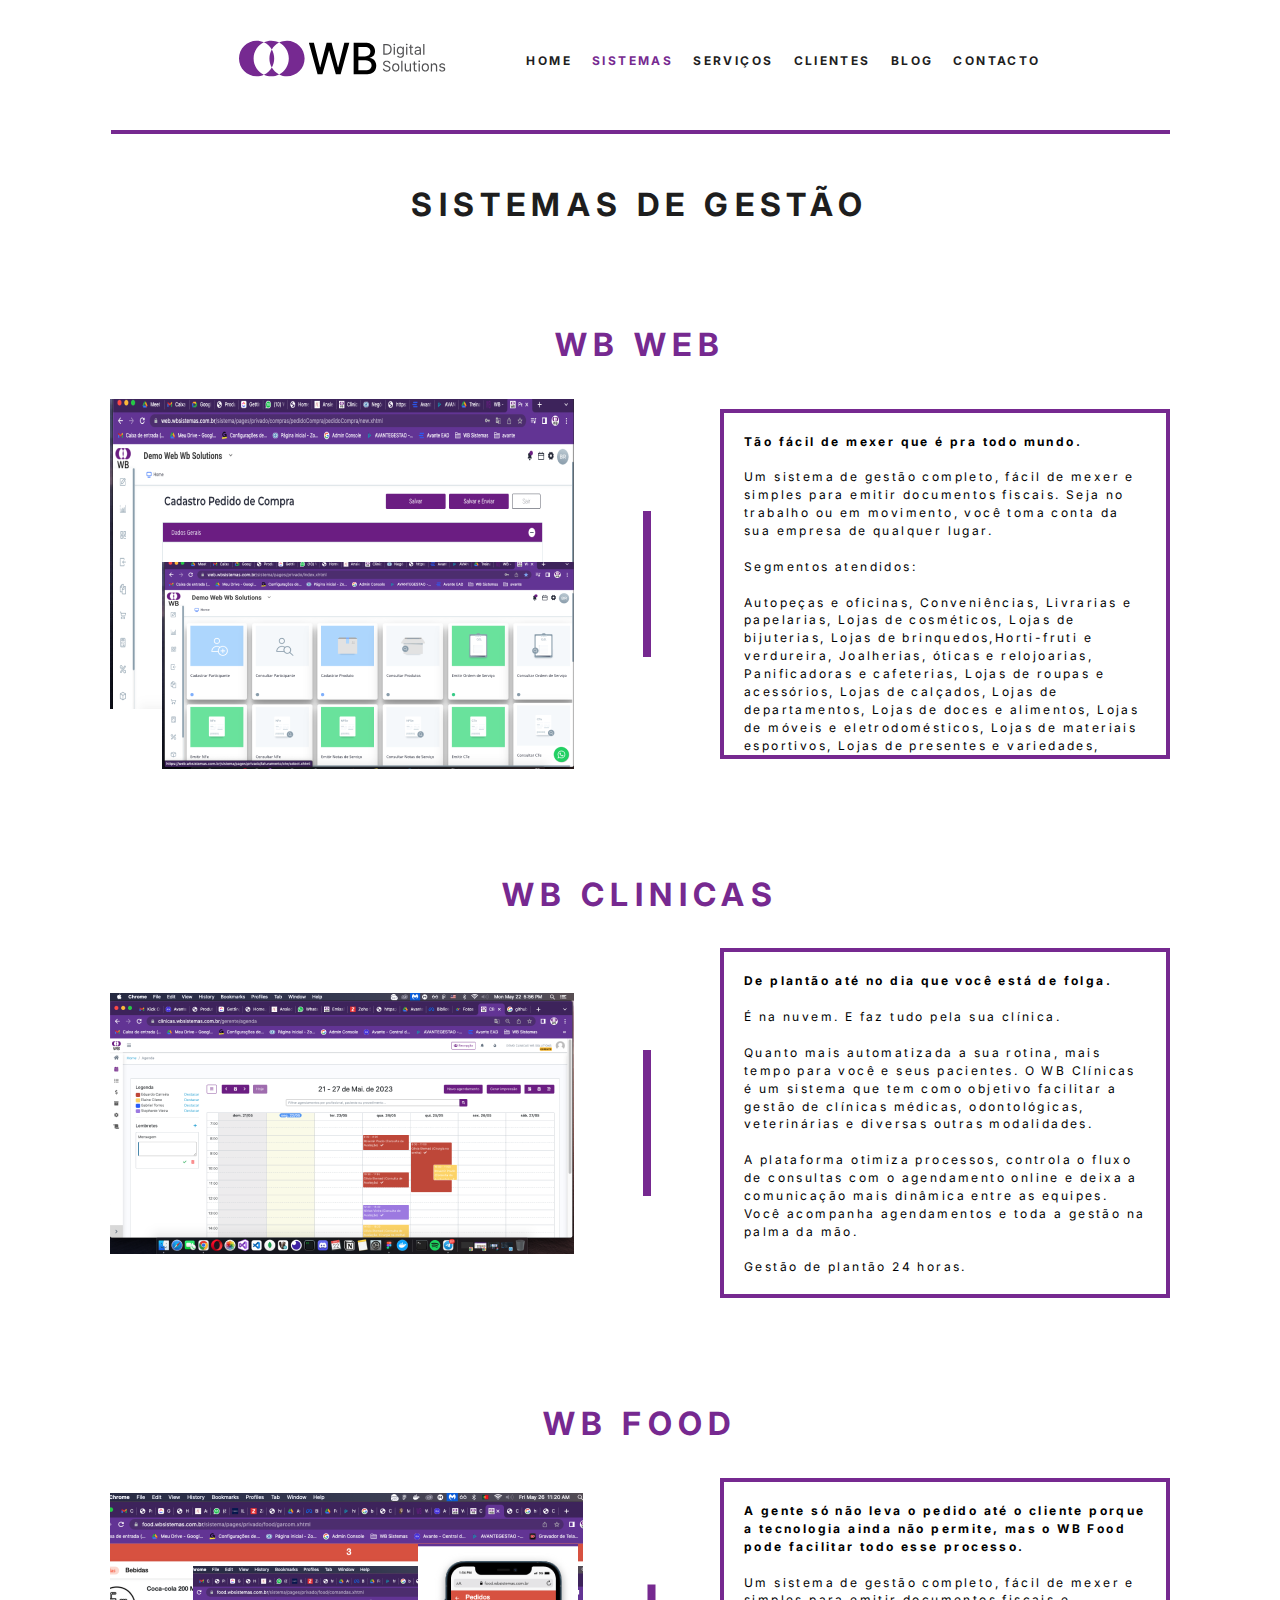
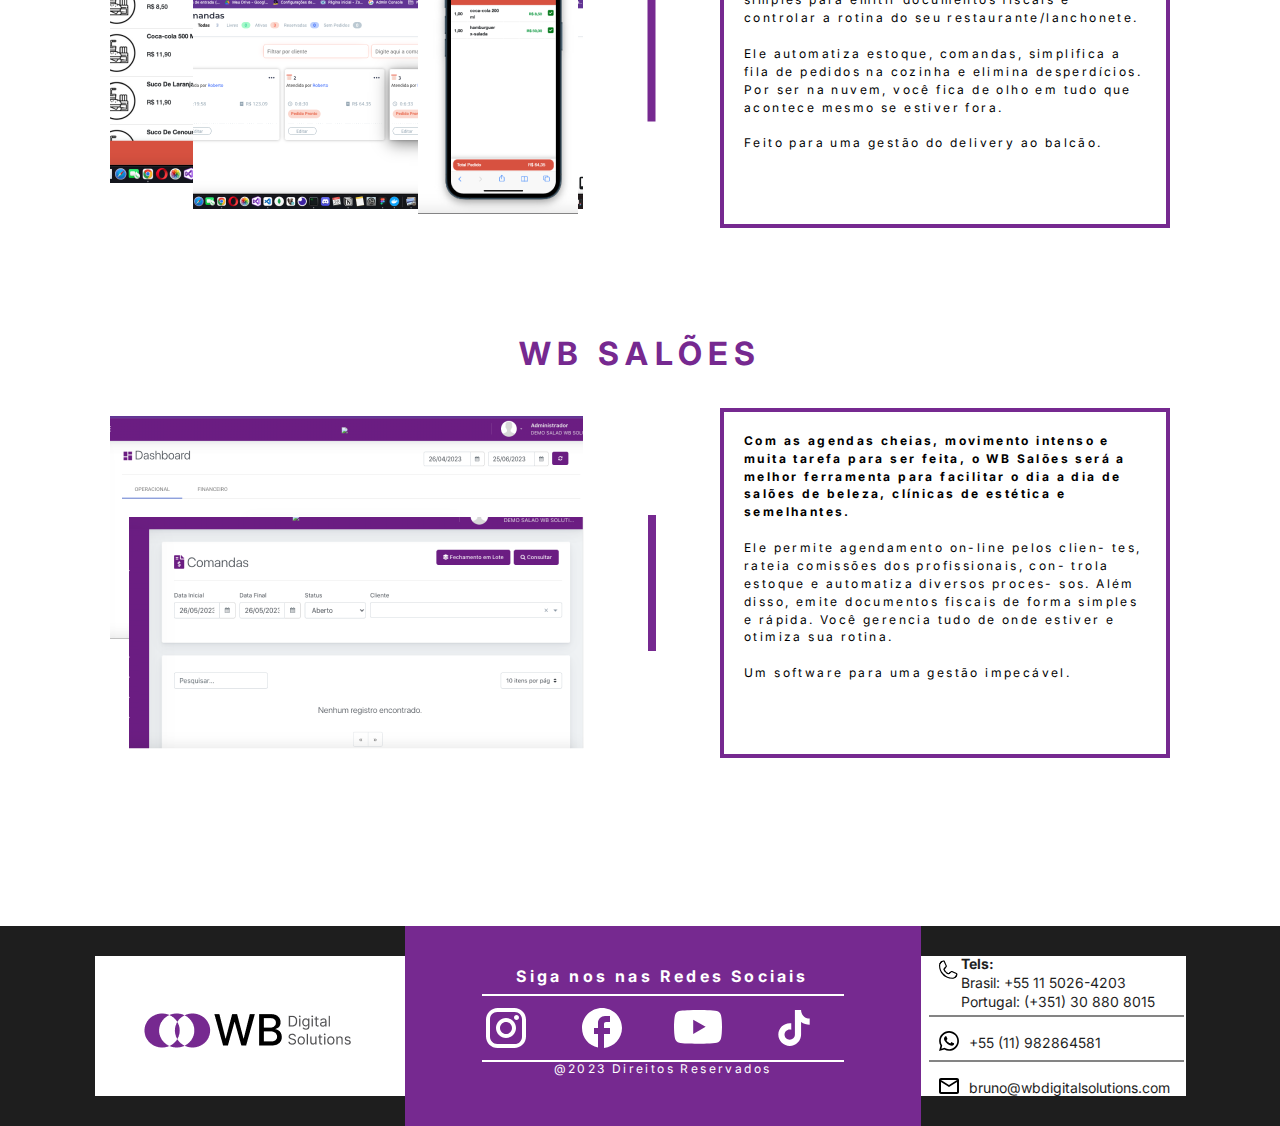
<file: sistemas.html>
<!DOCTYPE html>
<html lang="pt-PT">
    <head>

        <link rel="preconnect" href="https://fonts.googleapis.com">
        <link rel="preconnect" href="https://fonts.gstatic.com" crossorigin>
        <link href="https://fonts.googleapis.com/css2?family=Inter:wght@400;700&family=Poppins:wght@400;700&family=Roboto:wght@400;700&display=swap" rel="stylesheet">

        <meta charset="UTF-8">
        <meta name="viewport" content="width=device-width, initial-scale=1.0">
        <title>WB - Serviços </title>
        <meta name="description" content="WB Serviços"/> 
		<meta property="og:type" content="website"/>
		<meta property="og:title" content="Solucoes Digitais para Empresas"/>
		<meta property="og:description" content="Solucoes Digitais para Empresas"/>
		<meta property="og:url" content="https://www.wbdigitalsolutions.com/servicos"/>
        <meta property="og:image" content=""/>
        <link rel="shortcut icon" href="favicon.ico">
        <!-- Facebook Pixel Code -->
<script>
    !function(f,b,e,v,n,t,s)
    {if(f.fbq)return;n=f.fbq=function(){n.callMethod?
    n.callMethod.apply(n,arguments):n.queue.push(arguments)};
    if(!f._fbq)f._fbq=n;n.push=n;n.loaded=!0;n.version='2.0';
    n.queue=[];t=b.createElement(e);t.async=!0;
    t.src=v;s=b.getElementsByTagName(e)[0];
    s.parentNode.insertBefore(t,s)}(window,document,'script',
    'https://connect.facebook.net/en_US/fbevents.js');
     fbq('init', '1261665671358254'); 
    fbq('track', 'PageView');
    </script>
    <noscript>
     <img height="1" width="1" 
    src="https://www.facebook.com/tr?id=1261665671358254&ev=PageView
    &noscript=1"/>
    </noscript>
    <!-- End Facebook Pixel Code -->

    <!-- Google tag (gtag.js) -->
        <script async src="https://www.googletagmanager.com/gtag/js?id=G-PZ3WX1KF35"></script>
        <script>
        window.dataLayer = window.dataLayer || [];
        function gtag(){dataLayer.push(arguments);}
        gtag('js', new Date());

        gtag('config', 'G-PZ3WX1KF35');
        gtag('config', 'AW-802397591');
        </script>

        <!-- Event snippet for VisualizacaoPaginaHome conversion page --> 
        <script> gtag('event', 'conversion', {'send_to': 'AW-802397591/sPHGCN3A2osYEJe7zv4C'}); </script>
        
        <link rel="stylesheet" href="css/normalize.css">
		<link rel="stylesheet" href="css/reset.css">
		<link rel="stylesheet" href="css/sistemas.css">
        <link rel="icon" type="image/x-icon" href="./assets/favicon.png">
        
    </head>

    <body>
        <div class="container">

            <header class="header">

                <div class="menu-logo">

                    <div class="logo-menu">
                        <a  href="index.html" >
                            <img src="./assets/logo.svg" alt="logotipo">
                        </a>

                    </div>

                </div>
                
                <nav id="nav" class="menu">
                    
                        <ul id="menu-ul">
                            <li><a  href="index.html">Home</a></li>
                            <li><a class="texto-roxo" href="sistemas.html">Sistemas</a></li>
                            <li><a href="servicos.html">Serviços </a></li>                            
                            <li><a href="clients.html">Clientes</a></li>
                            <li><a href="blog.html">Blog</a></li>
                            <li><a href="contato.html">Contacto</a></li>
                        </ul>
                        <button aria-label="Abrir Menu" id="btn-mobile" aria-haspopup="true" aria-controls="menu-ul" aria-expanded="false">Menu
                            <span id="hamburger"></span>
                        </button>
                        
                </nav>
                
              
            
        </header>

            <div class="line-menu"></div> 

            <h1 class="titulo">Sistemas de Gestão</h1>
        


            
            <h2 class="titulo-sistema">WB WEB</h2>
    
                <div class="container-sis">                  
                    <img src="./assets/websistema.png" alt="tela de sistema web">
                    <div class="line-sistemas"></div>
                    <div class="box-text-sistema">
                        
                        <div class="box-description-sistemas">
                            <p class="description-sistemas"> <strong>Tão fácil de mexer que é pra todo mundo.</strong> <br /><br />

                                Um sistema de gestão completo, fácil de mexer
                                e simples para emitir documentos fiscais. Seja
                                no trabalho ou em movimento, você toma conta
                                da sua empresa de qualquer lugar.<br /><br />

                                Segmentos atendidos:<br /><br />

                                Autopeças e oficinas, Conveniências, Livrarias e papelarias, Lojas de cosméticos, Lojas de bijuterias, Lojas de brinquedos,Horti-fruti e verdureira, Joalherias, óticas e
                                relojoarias, Panificadoras e cafeterias, Lojas de roupas e
                                acessórios, Lojas de calçados, Lojas de departamentos, Lojas de doces e alimentos, Lojas de móveis e
                                eletrodomésticos, Lojas de materiais
                                esportivos, Lojas de presentes e
                                variedades, Materiais de construção e
                                ferragens, Mercados e açougue, Prestadores de serviços, E outros.<br /><br />

                                Documentos Fiscais<br /><br />

                            </p>
                        </div>
                    </div>
                </div>

                <h2 class="titulo-sistema">WB CLINICAS</h2>
    
                <div class="container-sis">



                   
                    
                    <img src="./assets/wbclinicas page.png" alt="tela de sistema clinica">
                    <div class="line-sistemas"></div>
                    <div class="box-text-sistema">
                        
                        <div class="box-description-sistemas">
                            <p class="description-sistemas"><strong>De plantão até no dia
                                que você está de folga.</strong> <br/><br/>
                                
                                É na nuvem.
                                E faz tudo pela
                                sua clínica.<br/><br/>
                                
                                Quanto mais automatizada a sua rotina, mais
                                tempo para você e seus pacientes. O WB
                                Clínicas é um sistema que tem como objetivo
                                facilitar a gestão de clínicas médicas,
                                odontológicas, veterinárias e diversas outras
                                modalidades.<br/><br/>
                                
                                A plataforma otimiza processos, controla o
                                fluxo de consultas com o agendamento online
                                e deixa a comunicação mais dinâmica entre as
                                equipes. Você acompanha agendamentos e
                                toda a gestão na palma da mão.<br/><br/>
                                
                                Gestão de plantão 24 horas.<br/><br/>
                                
                                Registre informações, anexe imagens e exames
                                para acompanhar todo o histórico do paciente.
                                Compartilhe o prontuário com outros profissionais
                                de saúde da clínica para um atendimento mais
                                completo e eficaz.<br/><br/>
                                
                                Controle
                                
                                financeiro<br/><br/>
                                
                                Menos burocracia, papéis e planilhas para
                                acompanhar receita, despesas e relatórios. Tudo é
                                feito de forma automática e personalizada para
                                atender as necessidades da sua clínica.<br/><br/>
                            </p>
                        </div>
                    </div>
                </div>

                <h2 class="titulo-sistema">WB FOOD</h2>
    
                <div class="container-sis">
                    
                    <img src="./assets/wb-food-page.png" alt="tela de sistema clinica">
                    <div class="line-sistemas"></div>
                    <div class="box-text-sistema">
                        
                        <div class="box-description-sistemas">
                            <p class="description-sistemas"><strong>A gente só não leva o pedido até o cliente porque
                                a tecnologia ainda não permite, mas o WB Food
                                pode facilitar todo esse processo.</strong> <br/><br/>
                                
                                Um sistema
                                de gestão completo, fácil de mexer e simples para
                                emitir documentos fiscais e controlar a rotina do
                                seu restaurante/lanchonete.<br/><br/>
                                
                                Ele automatiza estoque, comandas, simplifica a fila
                                de pedidos na cozinha e elimina desperdícios.
                                Por ser na nuvem, você fica de olho em tudo que
                                acontece mesmo se estiver fora.<br/><br/>
                                
                                Feito para uma gestão do delivery ao balcão.<br/><br/>
                            </p>
                        </div>
                    </div>
                </div>

                <h2 class="titulo-sistema">WB SALÕES</h2>
    
                <div class="container-sis">
                    
                    <img src="./assets/wb-saloes-tela.png" alt="tela de sistema saloes">
                    <div class="line-sistemas"></div>
                    <div class="box-text-sistema">
                        
                        <div class="box-description-sistemas">
                            <p class="description-sistemas"><strong>Com as agendas cheias, movimento intenso
                                e muita tarefa para ser feita, o WB Salões
                                será a melhor ferramenta para facilitar o dia a
                                dia de salões de beleza, clínicas de estética e
                                semelhantes.</strong> <br /><br/>
                                
                                Ele permite agendamento on-line pelos clien-
                                tes, rateia comissões dos profissionais, con-
                                trola estoque e automatiza diversos proces-
                                sos. Além disso, emite documentos fiscais de
                                
                                forma simples e rápida. Você gerencia tudo
                                de onde estiver e otimiza sua rotina.<br /><br/>
                                
                                Um software para uma gestão impecável.<br /><br/>
                            </p>
                        </div>
                    </div>
                </div>

            


        
        </div>  
        
            <footer>
                <div class="logo-footer">
                    <img src="./assets/logo-footer.png" alt="logo"/>
                </div>
                <div class="box-center">
                    <p class="rede-social-footer">Siga nos nas Redes Sociais</p>
                    <div class="line-footer"></div>
                    <div class="box-social-footer">
                        <a href="https://www.instagram.com/wb.digitalsolutions/" target="_blank">
                            <img src="./assets/instagram.svg" alt="instagram icone"/>
                        </a>
    
                        <a href="https://www.facebook.com/wb.digitalsolutions" target="_blank">
                            <img src="./assets/facebook.svg" alt="facebook icone"/>
                        </a>
    
                        <a href="https://www.youtube.com/@wbdigitalsolutions" target="_blank">
                            <img src="./assets/youtube.svg" alt="youtube icone"/>
                        </a>
    
                        <a href="https://www.tiktok.com/@wb.digitalsolutions" target="_blank">
                            <img src="./assets/tiktok.svg" alt="tik tok icone"/>
                        </a>
    
                    </div>
                    <div class="line-footer"></div>
    
                    <span class="direitos">@2023 Direitos Reservados</span>
    
                </div>
                
                <div class="box-right">
    
                    <div class="tels">
                        <img src="./assets/ph_phone-light.svg" alt="phone icon">
                        <p><strong>Tels:</strong> <br />
                            Brasil: +55 11 5026-4203<br />
                            
                            Portugal: (+351) 30 880 8015</p>
    
                    </div>
    
                    <div class="line-contact"></div>
    
                    <div class="tels">
                        <img src="./assets/whatsapp-footer.svg" alt="icone whatsapp">
                        <a class="link-footer" href="https://wa.me/+5511982864581" target="_blank">
                        
                        <p>+55 (11) 982864581</p>
                        </a>
                    </div>
    
                    <div class="line-contact"></div>
    
                    <div class="tels">
                        <img src="./assets/email-footer.svg" alt="icone email"/>
                        <a class="link-footer" href="bruno@wbdigitalsolutions.com" target="_blank">    
                        <p>bruno@wbdigitalsolutions.com</p>
                        </a>
                    </div>
    
                </div>
    
            </footer> 
        <script src="./menu.js"></script>
    </body>
</html>
</file>
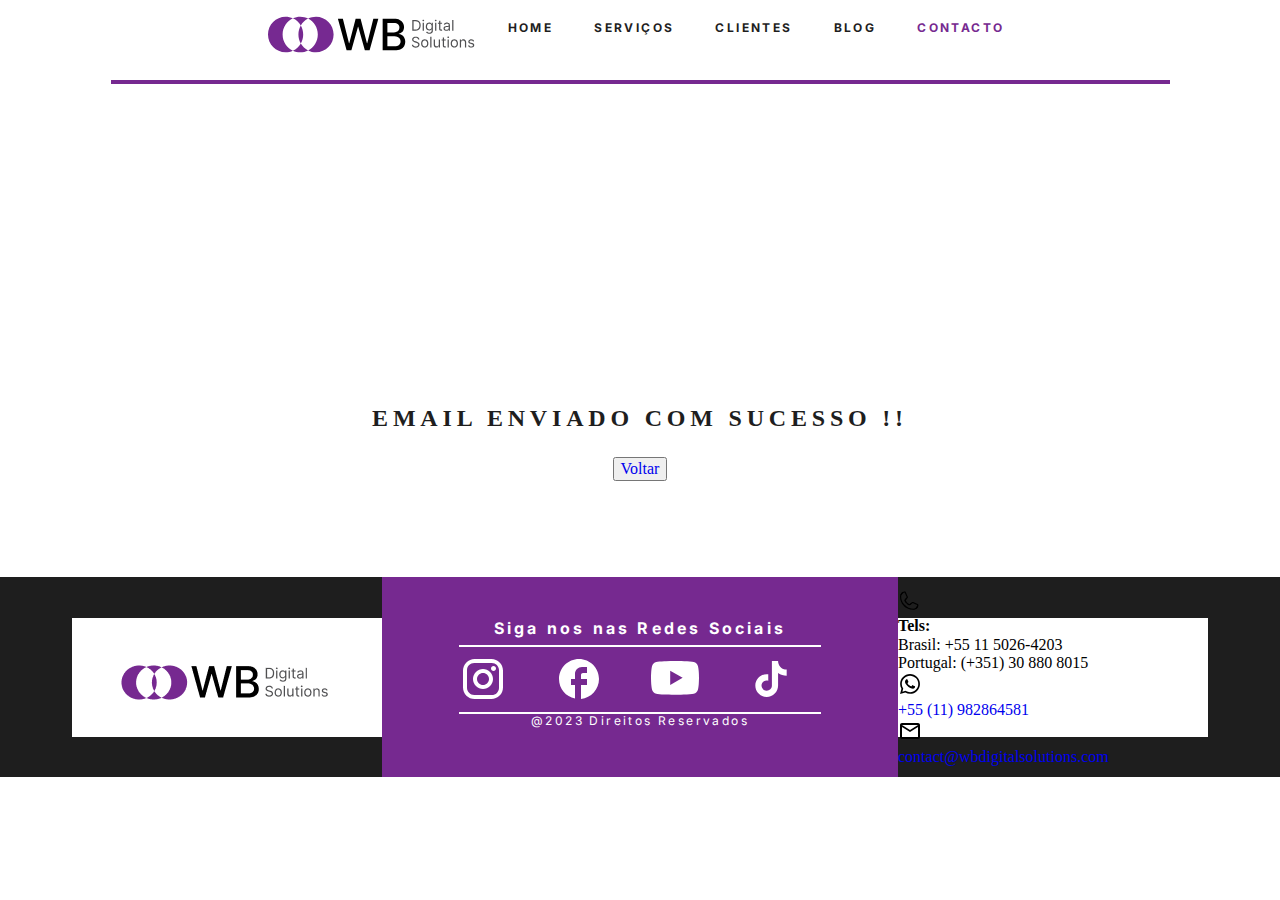
<file: success.html>
<!DOCTYPE html>
<html lang="pt-PT">
    <head>

        <link rel="preconnect" href="https://fonts.googleapis.com">
        <link rel="preconnect" href="https://fonts.gstatic.com" crossorigin>
        <link href="https://fonts.googleapis.com/css2?family=Inter:wght@400;700&family=Poppins:wght@400;700&family=Roboto:wght@400;700&display=swap" rel="stylesheet">

        <meta charset="UTF-8">
        <meta name="viewport" content="width=device-width, initial-scale=1.0">
        <title>WB - Contato </title>
        <meta name="description" content="WB Clientes"/> 
		<meta property="og:type" content="website"/>
		<meta property="og:title" content="Solucoes Digitais para Empresas"/>
		<meta property="og:description" content="Solucoes Digitais para Empresas"/>
		<meta property="og:url" content="https://www.wbdigitalsolutions.com/servicos"/>
        <meta property="og:image" content=""/>
        <link rel="shortcut icon" href="favicon.ico">
        <!-- Facebook Pixel Code -->
<script>
    !function(f,b,e,v,n,t,s)
    {if(f.fbq)return;n=f.fbq=function(){n.callMethod?
    n.callMethod.apply(n,arguments):n.queue.push(arguments)};
    if(!f._fbq)f._fbq=n;n.push=n;n.loaded=!0;n.version='2.0';
    n.queue=[];t=b.createElement(e);t.async=!0;
    t.src=v;s=b.getElementsByTagName(e)[0];
    s.parentNode.insertBefore(t,s)}(window,document,'script',
    'https://connect.facebook.net/en_US/fbevents.js');
     fbq('init', '1261665671358254'); 
    fbq('track', 'PageView');
    </script>
    <noscript>
     <img height="1" width="1" 
    src="https://www.facebook.com/tr?id=1261665671358254&ev=PageView
    &noscript=1"/>
    </noscript>
    <!-- End Facebook Pixel Code -->

    <!-- Google tag (gtag.js) -->
        <script async src="https://www.googletagmanager.com/gtag/js?id=G-PZ3WX1KF35"></script>
        <script>
        window.dataLayer = window.dataLayer || [];
        function gtag(){dataLayer.push(arguments);}
        gtag('js', new Date());

        gtag('config', 'G-PZ3WX1KF35');
        gtag('config', 'AW-802397591');
        </script>

        <!-- Event snippet for VisualizacaoPaginaHome conversion page --> 
        <script> gtag('event', 'conversion', {'send_to': 'AW-802397591/sPHGCN3A2osYEJe7zv4C'}); </script>
        
        <link rel="stylesheet" href="css/normalize.css">
		<link rel="stylesheet" href="css/reset.css">
		<link rel="stylesheet" href="css/success.css">
        <link rel="icon" type="image/x-icon" href="./assets/favicon.png">
        
    </head>

    <body>
        <div class="container">

            <header class="header">

                <div class="menu-logo">

                    <div class="logo-menu">
                        <a  href="index.html" >
                            <img src="./assets/logo.svg" alt="logotipo">
                        </a>

                    </div>
                    
                    <nav class="menu">
                        <div>
                            <ul id="menu-ul">
                                <li ><a href="index.html">Home</a></li>
                                <li><a href="servicos.html">Serviços </a></li>                            
                                <li><a  href="clients.html">Clientes</a></li>
                                <li><a  href="blog.html">Blog</a></li>
                                <li><a class="texto-roxo" href="contato.html">Contacto</a></li>
                            </ul>
                        </div>
                    </nav>
                    
                </div>
                
            </header>
            <div class="line-menu"></div> 
         
            
            <h1 class="email">Email enviado com sucesso !!</h1>
                <div>

                    <button><a href="index.html">Voltar</a></button>
                </div>



                    
          



            




        </div>

            








        <footer>
            <div class="logo-footer">
                <img src="./assets/logo-footer.png" alt="logo"/>
            </div>
            <div class="box-center">
                <p class="rede-social-footer">Siga nos nas Redes Sociais</p>
                <div class="line-footer"></div>
                <div class="box-social-footer">
                    <a href="https://www.instagram.com/wb.digitalsolutions/" target="_blank">
                        <img src="./assets/instagram.svg" alt="instagram icone"/>
                    </a>

                    <a href="https://www.facebook.com/wb.digitalsolutions" target="_blank">
                        <img src="./assets/facebook.svg" alt="facebook icone"/>
                    </a>

                    <a href="https://www.youtube.com/@wbdigitalsolutions" target="_blank">
                        <img src="./assets/youtube.svg" alt="youtube icone"/>
                    </a>

                    <a href="https://www.tiktok.com/@wb.digitalsolutions" target="_blank">
                        <img src="./assets/tiktok.svg" alt="tik tok icone"/>
                    </a>

                </div>
                <div class="line-footer"></div>

                <span class="direitos">@2023 Direitos Reservados</span>

            </div>
            
            <div class="box-right">

                <div class="tels">
                    <img src="./assets/ph_phone-light.svg" alt="phone icon">
                    <p><strong>Tels:</strong> <br />
                        Brasil: +55 11 5026-4203<br />
                        
                        Portugal: (+351) 30 880 8015</p>

                </div>

                <div class="line-contact"></div>

                <div class="tels">
                    <img src="./assets/whatsapp-footer.svg" alt="icone whatsapp">
                    <a class="link-footer" href="https://wa.me/+5511982864581" target="_blank">
                    
                    <p>+55 (11) 982864581</p>
                    </a>
                </div>

                <div class="line-contact"></div>

                <div class="tels">
                    <img src="./assets/email-footer.svg" alt="icone email"/>
                    <a class="link-footer" href="contact@wbdigitalsolutions.com" target="_blank">    
                    <p>contact@wbdigitalsolutions.com</p>
                    </a>
                </div>

            </div>

        </footer> 
      
    </body>
</html>
</file>
<file: css/home.css>
.container {
  display: flex;
  flex-direction: column;

  align-items: center;
  margin: 0 auto;
  max-width: 1920px;
}

.menu ul li a {
  color: #1e1e1e;
  font-weight: bold;
  text-transform: uppercase;

  letter-spacing: 0.1em;
  font-size: 12px;
  line-height: 20px;

  transition: 0.6s;
  font-family: Inter;
  font-weight: bold;

  letter-spacing: 0.2em;
  display: inline-block;
  transition: transform 0.2s;
}

.menu a:hover {
  color: #762990 !important;
  transform: scale(1.2);
}

#menu-ul {
  display: flex;
  gap: 20px;
}

#menu-ul li {
  display: inline;
}

.line-menu {
  width: 1059px;

  height: 0px;
  left: 430px;
  top: 10px;
  border: 2px solid #762990;
  margin-top: 80px;
}

.header {
  position: fixed;
  display: flex;

  justify-content: space-between;
  align-items: center;

  max-width: 1060px;
  background: #fff;
  padding: 40px;
  gap: 80px;

  max-width: 1060px;
}

#btn-mobile {
  display: none;
}

.line-menu {
  width: 1059px;

  left: 430px;

  border: 2px solid #762990;
  margin-top: 130px;
}

.hero-section-home {
  display: flex;
  justify-content: center;
  align-items: center;
  margin: 0 auto;
  max-width: 1060px;
  margin-top: -90px;
}

.banner-text-box {
  color: #1e1e1e;
  font-size: 32px;
  font-family: Inter;
  font-weight: bold;
  line-height: 48px;
  margin: 0 auto;
  margin-top: 150px;
}
.banner-text {
  color: #1e1e1e;
  font-size: 32px;
  font-family: Inter;
  font-weight: bold;
  line-height: 48px;
  margin: 0 auto;
}

.botao-contate {
  display: flex;
  font-family: Inter;
  justify-content: center;
  align-items: center;
  padding: 11px 13px;
  width: 200px;
  background: #79ad0e;
  border-radius: 30px;
  color: #fff;
  font-size: 16px;
  transition: 0.2s;
}

.botao-contate:hover {
  filter: brightness(50%);
}
.iconsBanner {
  display: flex;
  max-width: 200px;
  justify-content: space-between;
  margin-top: 46px;
  margin-bottom: 46px;
}

.imagem-banner {
  margin-top: 146px;
}

.apresentacao {
  display: flex;
  margin: 0 auto;
  max-width: 1060px;
  margin-top: 96px;
  padding-bottom: 96px;
}

.text-apresentacao {
  display: flex;
  flex-direction: column;
  justify-content: center;
  align-items: center;
}

.apresentacao-titulo {
  color: #1e1e1e;
  font-size: 32px;
  font-family: Inter;
  font-weight: bold;
  line-height: 48px;
  margin: 0 auto;
  padding-bottom: 48px;
  padding-left: 48px;
}

.descricao-apresentacao {
  color: #1e1e1e;
  font-size: 16px;
  font-family: Inter;
  font-weight: regular;
  line-height: 21px;
  margin: 0 auto;
  padding-bottom: 48px;
  padding-left: 48px;
}

.imagem-apresentacao {
  display: flex;
  align-items: center;
}

.clientes {
  display: flex;
  flex-direction: column;

  margin: 0 auto;
  max-width: 1060px;
  margin-top: 96px;
  padding-bottom: 96px;
}

.roberto {
  display: flex;
  margin-bottom: 48px;
}

.goa {
  display: flex;
}

.titulo {
  color: #000;
  font-size: 32px;
  font-family: Inter;
  font-weight: bold;
  line-height: 21px;
  margin: 0 auto;
  padding-bottom: 12px;
  padding-left: 48px;
  letter-spacing: 0.2em;
  display: flex;
  justify-content: center;
}

.subtitulo {
  color: #1e1e1e;
  font-size: 16px;
  font-family: Inter;
  font-weight: bold;
  line-height: 21px;
  margin: 0 auto;
  padding-bottom: 24px;
  padding-left: 48px;
}

p,
ul,
li {
  color: #1e1e1e;
  font-size: 14px;
  font-family: Inter;
  font-weight: regular;
  padding: 5px;
  margin: 0 auto;
}

.goa-texto,
.roberto-texto {
  padding-left: 24px;
}

.box-servicos {
  display: flex;
  flex-direction: row;
  border: 8px solid #762990;
  border-radius: 30px;
  padding: 24px;
  padding-top: 48px;
}

.box-servicos-1 {
  display: flex;
  flex-direction: column;
  max-width: 460px;
}

.box-servicos-2 {
  display: flex;
  flex-direction: column;
  max-width: 460px;
}

.servicos-img {
  display: flex;
}

.text-box-servicos {
  display: flex;
  flex-direction: column;
  justify-content: flex-start;

  flex: 1;
  padding: 8px;
}

.leia {
  color: #79ad0e;
}

.each-box {
  display: flex;
  flex-direction: row;
}

.service-title {
  color: #1e1e1e;
  font-size: 16px;
  font-family: Inter;
  font-weight: bold;
  line-height: 21px;
  margin: 0 auto;
  letter-spacing: 0.2em;
}

.service-description {
  color: #1e1e1e;
  font-size: 14px;
  font-family: Inter;
  font-weight: regular;
  line-height: 140%;
  margin: 0 auto;
}

.servico {
  display: flex;
  background: #762990;

  color: #fff;
  border-radius: 30px;
  font-size: 32px;
  font-family: Inter;
  font-weight: regular;
  line-height: 140%;
  letter-spacing: 0.2em;
  padding: 20px;
  width: auto;
  height: 48px;
  margin: 0 auto;
  justify-content: center;
  align-items: center;
  margin-top: 96px;
  position: relative;
  top: 30px;
  padding: 20px 20px 20px 20px;
}

footer {
  background-color: #1e1e1e;
  max-width: 1920px;
  height: 200px;
  margin: 0 auto;
  display: flex;
  align-items: center;
  justify-content: center;
  margin-top: 96px;
  display: flex;
}

.logo-footer {
  background-color: #fff;
  width: 310px;
  height: 140px;
  display: flex;
  align-items: center;
  justify-content: center;
}

.box-center {
  background-color: #762990;
  width: 516px;
  height: 200px;
  display: flex;
  flex-direction: column;
  align-items: center;
  justify-content: center;
  transition: 0.8s;
}

.box-center a:hover {
  filter: brightness(50%);
}

.box-right {
  display: flex;
  flex-direction: column;

  align-items: flex-start;
  justify-content: center;

  background-color: #fff;
  width: auto;
  height: 140px;

  font-family: 'Inter';
  font-style: normal;
  font-weight: 400;
  font-size: 9px;
  line-height: 19px;
  padding-top: 20px;
  padding-bottom: 20px;
  padding-left: 8px;
}

.rede-social-footer {
  color: #fff;

  font-size: 16px;
  font-family: Inter;
  font-weight: bold;

  letter-spacing: 0.2em;
  padding-bottom: 8px;
}

.line-footer {
  border: 1.5px solid #fff;
  width: 362px;
}

.box-social-footer {
  display: flex;
  align-items: center;
  justify-content: space-between;
  max-width: 362px;

  margin-top: 8px;
  margin-bottom: 4px;
}

.box-social-footer img {
  padding-right: 48px;
}

.direitos {
  color: #fff;

  font-size: 12px;
  font-family: Inter;
  font-weight: regular;

  letter-spacing: 0.2em;
  padding-bottom: 8px;
}

.link-footer :hover {
  color: #762990;
}

.texto-roxo {
  color: #762990 !important;
}

.tels {
  display: flex;
  flex-direction: row;
  align-items: flex-start;
  justify-content: flex-start;
  padding: 4px 8px;
}

.line-contact {
  border: 1px solid #848484;
  transform: rotate(-0.32deg);
  width: 255px;
}

.tels img {
  margin-top: 4px;
}

@media (max-width: 768px) {
  .container {
    max-width: 360px;
    padding: 0 20px;
  }

  .header {
    flex-direction: row;
    align-items: flex-start;
    padding: 20px 0;
  }

  .logo-menu {
    margin-top: 0;
    margin: 0 auto;
    height: 15px;
    width: 50%;
  }

  .menu ul li a {
    font-size: 10px;
    line-height: 15px;
    padding: 4px 4px;

    max-width: 300px;
  }

  .menu-logo {
    flex-direction: column;
    align-items: flex-start;
  }

  #menu-ul {
    display: block;
    position: absolute;
    width: 100%;
    top: 70px;
    background: #fff;
    z-index: 1000;
    transition: 0.6s;
    height: 0px;
    visibility: hidden;
    overflow-y: hidden;
    overflow-x: hidden;
  }

  #nav.active #menu-ul {
    display: flex;
    flex-direction: column;
    height: 100vh;
    visibility: visible;
    overflow-y: auto;
    overflow-x: auto;
  }

  #menu-ul a {
    padding: 4px 4 px;
    border-bottom: 2px solid rgba(0, 0, 0, 0.2);
  }

  #btn-mobile {
    display: flex;
    padding: 15px 15px;
    border-radius: 15%;
    font-family: Inter;
    border: none;
    background-color: #762990;
    color: #fff;
    cursor: pointer;
    gap: 10px;
  }

  #hamburger {
    border-top: 2px solid #fff;
    width: 20px;
  }
  #hamburger::after,
  #hamburger::before {
    content: '';
    display: block;
    width: 20px;
    height: 2px;
    background: currentColor;
    margin-top: 5px;
    transition: 0.6s;
    position: relative;
  }
  #nav.active #hamburger {
    border-top-color: transparent;
  }
  #nav.active #hamburger::before {
    transform: rotate(135deg);
  }
  #nav.active #hamburger::after {
    transform: rotate(-135deg);
    top: -7px;
  }

  .menu ul li {
    margin-left: 15px;
    margin-top: 5px;
  }

  .hero-section-home {
    margin-top: 0;
    flex-direction: column;
    max-width: 400px;
  }

  .line-menu {
    max-width: 400px;
  }

  .banner-text-box {
    max-height: 180px;
    margin-top: 20px;
  }

  .banner-text {
    color: #1e1e1e;
    font-size: 24px;
    font-family: Inter;
    font-weight: bold;
    line-height: 30px;
    margin: 0 auto;
  }

  .botao-contate {
    width: 100%;
    max-width: 200px;
  }

  .imagem-banner img {
    max-width: 400px;
    margin-left: -45px;
    margin-top: -100px;
  }

  .imagem-apresentacao {
    display: none;
  }

  .apresentacao-titulo {
    font-size: 20px;

    line-height: 30px;
    margin: 0 auto;
    padding-bottom: 10px;
    padding-left: 10px;
  }

  .descricao-apresentacao {
    font-size: 12px;

    line-height: 18px;
    margin: 0 auto;
    padding-bottom: 10px;
    padding-left: 10px;
  }

  .apresentacao {
    flex-direction: column;
    align-items: center;
  }

  .apresentacao-titulo,
  .descricao-apresentacao {
    padding-left: 0;
  }

  .clientes {
    align-items: center;
  }

  .roberto,
  .goa {
    flex-direction: column;
    align-items: center;
  }

  .robertoimagem img {
    max-width: 300px;
  }

  .goaimagem img {
    max-width: 300px;
  }

  .titulo,
  .subtitulo {
    padding-left: 0;
  }

  .box-servicos {
    flex-direction: column;
    max-width: 380px;
  }

  .box-servicos-1,
  .box-servicos-2 {
    max-width: 100%;
  }

  .text-box-servicos {
    padding: 10px;
  }

  .servico {
    top: 0;
    max-width: 300px;
  }

  .box-center {
    width: 100%;
    padding: 10px;
    padding-top: 10px;
  }

  .tels {
    flex-direction: column;
    align-items: center;
  }

  .tels a {
    padding-top: 5px;
  }

  footer {
    flex-direction: column;
    background-color: #fff;
  }

  footer .logo-footer {
    padding-bottom: 5px;
  }

  .box-right {
    line-height: 15px;
    padding-top: 20px;
    padding-bottom: 10px;
    padding-left: 4px;
    font-size: 6px;
    height: 200px;
    align-items: center;
  }
}
</file>
<file: css/blog.css>
.container {
  display: flex;
  flex-direction: column;

  align-items: center;
  margin: 0 auto;
  max-width: 1920px;
}

#btn-mobile {
  display: none;
}

.menu ul li a {
  color: #1e1e1e;
  font-weight: bold;
  text-transform: uppercase;

  letter-spacing: 0.1em;
  font-size: 12px;
  line-height: 20px;

  transition: 0.6s;
  font-family: Inter;
  font-weight: bold;

  letter-spacing: 0.2em;
  display: inline-block;
  transition: transform 0.2s;
}

.menu a:hover {
  color: #762990 !important;
  transform: scale(1.2);
}

#menu-ul {
  display: flex;
  gap: 20px;
}

#menu-ul li {
  display: inline;
}

.line-menu {
  width: 1059px;

  height: 0px;
  left: 430px;
  top: 10px;
  border: 2px solid #762990;
  margin-top: 80px;
}

.header {
  position: fixed;
  display: flex;

  justify-content: space-between;
  align-items: center;

  max-width: 1060px;
  background: #fff;
  padding: 40px;
  gap: 80px;

  max-width: 1060px;
}

.line-menu {
  width: 1059px;

  left: 430px;

  border: 2px solid #762990;
  margin-top: 130px;
}

.titulo {
  color: #1e1e1e;
  font-weight: bold;
  text-transform: uppercase;
  letter-spacing: 0.2em;
  font-size: 32px;
  line-height: 77px;

  transition: 0.6s;
  font-family: Inter;

  display: inline-block;
  justify-content: center;
  align-items: center;

  margin-top: 32px;
  margin-bottom: 48px;
}
.hero-section {
  display: flex;
  justify-content: center;
  align-items: center;
  margin: 0 auto;
  flex-direction: column;
  /* max-width: 1064px;
    margin-top: -90px; */
}
.hero-imgs {
  display: flex;
  justify-content: center;
  align-items: center;
  margin: 0 auto;
  padding: 48px;
}

.hero-imgs img {
  padding: 24px;
}

.box-text-hero {
  display: flex;
  justify-content: center;
  align-items: center;
  flex-direction: column;
  flex: 1;
  color: #1e1e1e;
  font-family: Inter;
  margin: 0 auto;
  max-width: 430px;
}

.titulo-hero {
  font-size: 24px;
  font-weight: bold;
  line-height: 39px;
}

.descricao-hero {
  font-size: 16px;
  line-height: 150%;
  padding-top: 24px;
}

footer {
  background-color: #1e1e1e;
  max-width: 1920px;
  height: 200px;
  margin: 0 auto;
  display: flex;
  align-items: center;
  justify-content: center;
  margin-top: 96px;
  display: flex;
}

.logo-footer {
  background-color: #fff;
  width: 310px;
  height: 140px;
  display: flex;
  align-items: center;
  justify-content: center;
}

.box-center {
  background-color: #762990;
  width: 516px;
  height: 200px;
  display: flex;
  flex-direction: column;
  align-items: center;
  justify-content: center;
}

.box-right {
  display: flex;
  flex-direction: column;

  align-items: flex-start;
  justify-content: center;

  background-color: #fff;
  width: auto;
  height: 140px;

  font-family: 'Inter';
  font-style: normal;
  font-weight: 400;
  font-size: 9px;
  line-height: 19px;
  padding-top: 20px;
  padding-bottom: 20px;
  padding-left: 8px;
}

.rede-social-footer {
  color: #fff;

  font-size: 16px;
  font-family: Inter;
  font-weight: bold;

  letter-spacing: 0.2em;
  padding-bottom: 8px;
}

.line-footer {
  border: 1.5px solid #fff;
  width: 362px;
}

.box-social-footer {
  display: flex;
  align-items: center;
  justify-content: space-between;
  max-width: 362px;

  margin-top: 8px;
  margin-bottom: 4px;
}

.box-social-footer img {
  padding-right: 48px;
}

.direitos {
  color: #fff;

  font-size: 12px;
  font-family: Inter;
  font-weight: regular;

  letter-spacing: 0.2em;
  padding-bottom: 8px;
}

.what-mail img {
}

.link-footer :hover {
  color: #762990;
}

.texto-roxo {
  color: #762990 !important;
}

.tels {
  display: flex;
  flex-direction: row;
  align-items: flex-start;
  justify-content: flex-start;
  padding: 4px 8px;
  font-family: 'Inter';
  font-style: normal;
  font-weight: 400;
  font-size: 14px;
  line-height: 19px;

  color: #1e1e1e;
  margin-top: 4px;
}

.tels a {
  text-decoration: none;
  margin-top: 4px;
  font-family: 'Inter';
  font-style: normal;
  font-weight: regular;
  font-size: 14px;
  line-height: 19px;

  color: #1e1e1e;
  margin-top: 4px;
  padding: 4px 8px;
}

.line-contact {
  border: 1px solid #848484;
  transform: rotate(-0.32deg);
  width: 255px;
}

.tels img {
  margin-top: 4px;
}

@media (max-width: 768px) {
  .container {
    max-width: 360px;
    padding: 0 20px;
  }

  .header {
    flex-direction: row;
    align-items: flex-start;
    padding: 20px 0;
  }

  .logo-menu {
    margin-top: 0;
    margin: 0 auto;
    height: 15px;
    width: 50%;
  }

  .menu ul li a {
    font-size: 10px;
    line-height: 15px;
    padding: 4px 4px;

    max-width: 300px;
  }

  .menu-logo {
    flex-direction: column;
    align-items: flex-start;
  }

  #menu-ul {
    display: block;
    position: absolute;
    width: 100%;
    top: 70px;
    background: #fff;
    z-index: 1000;
    transition: 0.6s;
    height: 0px;
    visibility: hidden;
    overflow-y: hidden;
    overflow-x: hidden;
  }

  #nav.active #menu-ul {
    display: flex;
    flex-direction: column;
    height: 100vh;
    visibility: visible;
    overflow-y: auto;
    overflow-x: auto;
  }

  #menu-ul a {
    padding: 4px 4 px;
    border-bottom: 2px solid rgba(0, 0, 0, 0.2);
  }

  #btn-mobile {
    display: flex;
    padding: 15px 15px;
    border-radius: 15%;
    font-family: Inter;
    border: none;
    background-color: #762990;
    color: #fff;
    cursor: pointer;
    gap: 10px;
  }

  #hamburger {
    border-top: 2px solid #fff;
    width: 20px;
  }
  #hamburger::after,
  #hamburger::before {
    content: '';
    display: block;
    width: 20px;
    height: 2px;
    background: currentColor;
    margin-top: 5px;
    transition: 0.6s;
    position: relative;
  }
  #nav.active #hamburger {
    border-top-color: transparent;
  }
  #nav.active #hamburger::before {
    transform: rotate(135deg);
  }
  #nav.active #hamburger::after {
    transform: rotate(-135deg);
    top: -7px;
  }

  .menu ul li {
    margin-left: 15px;
    margin-top: 5px;
  }

  .titulo {
    font-size: 24px;
    line-height: 32px;

    justify-content: center;
    align-items: center;

    margin-top: 32px;
    margin-bottom: 10px;
  }

  .titulo-hero {
    font-size: 20px;
  }

  .line-menu {
    max-width: 400px;
  }

  .hero-section {
    align-itens: center;
    flex-direction: column;
    max-width: 400px;
    margin-top: 30px;
    font-size: 24px;

    margin-left: -45px;
  }

  .hero-imgs img {
    max-width: 200px;
    margin-left: -55px;
  }

  .hero-imgs {
    gap: 20px;
  }

  .box-text-hero {
    align-itens: center;
  }

  .box-center {
    width: 100%;
    padding: 10px;
  }

  .tels {
    flex-direction: column;
    align-items: center;
  }

  .tels a {
    padding-top: 1px;
  }

  footer {
    flex-direction: column;
    background-color: #fff;
  }

  footer .logo-footer {
    padding-bottom: 15px;
  }

  .box-right {
    line-height: 15px;
    padding-top: 20px;
    padding-bottom: 10px;
    padding-left: 4px;
    font-size: 6px;
    height: 300px;
    align-items: center;
  }
}
</file>
<file: css/clientes.css>
.container {
  display: flex;
  flex-direction: column;

  align-items: center;
  margin: 0 auto;
  max-width: 1920px;
}

#btn-mobile {
  display: none;
}

.menu ul li a {
  color: #1e1e1e;
  font-weight: bold;
  text-transform: uppercase;

  letter-spacing: 0.1em;
  font-size: 12px;
  line-height: 20px;

  transition: 0.6s;
  font-family: Inter;
  font-weight: bold;

  letter-spacing: 0.2em;
  display: inline-block;
  transition: transform 0.2s;
}

.menu a:hover {
  color: #762990 !important;
  transform: scale(1.2);
}

#menu-ul {
  display: flex;
  gap: 20px;
}

#menu-ul li {
  display: inline;
}

.line-menu {
  width: 1059px;

  height: 0px;
  left: 430px;
  top: 10px;
  border: 2px solid #762990;
  margin-top: 80px;
}

.header {
  position: fixed;
  display: flex;

  justify-content: space-between;
  align-items: center;

  max-width: 1060px;
  background: #fff;
  padding: 40px;
  gap: 80px;

  max-width: 1060px;
}

.line-menu {
  width: 1059px;

  left: 430px;

  border: 2px solid #762990;
  margin-top: 130px;
}

.titulo {
  color: #1e1e1e;
  font-weight: bold;
  text-transform: uppercase;
  letter-spacing: 0.2em;
  font-size: 32px;
  line-height: 77px;

  transition: 0.6s;
  font-family: Inter;

  display: inline-block;
  justify-content: center;
  align-items: center;

  margin-top: 32px;
  margin-bottom: 48px;
}

.hero-section {
  display: flex;
  justify-content: center;
  align-items: center;
  margin: 0 auto;
  flex-direction: column;
  /* max-width: 1064px;
  margin-top: -90px; */
}
.hero-imgs {
  display: flex;
  justify-content: center;
  align-items: center;
  margin: 0 auto;
  padding: 48px;
}

.hero-imgs img {
  padding: 24px;
}

.box-text-hero {
  display: flex;
  justify-content: center;
  align-items: center;
  flex-direction: column;
  flex: 1;
  color: #1e1e1e;
  font-family: Inter;
  margin: 0 auto;
  max-width: 430px;
}

.titulo-hero {
  font-size: 24px;
  font-weight: bold;
  line-height: 39px;
}

.descricao-hero {
  font-size: 16px;
  line-height: 150%;
  padding-top: 24px;
}

footer {
  background-color: #1e1e1e;
  max-width: 1920px;
  height: 200px;
  margin: 0 auto;
  display: flex;
  align-items: center;
  justify-content: center;
  margin-top: 96px;
  display: flex;
}

.logo-footer {
  background-color: #fff;
  width: 310px;
  height: 140px;
  display: flex;
  align-items: center;
  justify-content: center;
}

.box-center {
  background-color: #762990;
  width: 516px;
  height: 200px;
  display: flex;
  flex-direction: column;
  align-items: center;
  justify-content: center;
}

.box-right {
  display: flex;
  flex-direction: column;

  align-items: flex-start;
  justify-content: center;

  background-color: #fff;
  width: auto;
  height: 140px;

  font-family: 'Inter';
  font-style: normal;
  font-weight: 400;
  font-size: 9px;
  line-height: 19px;
  padding-top: 20px;
  padding-bottom: 20px;
  padding-left: 8px;
}

.rede-social-footer {
  color: #fff;

  font-size: 16px;
  font-family: Inter;
  font-weight: bold;

  letter-spacing: 0.2em;
  padding-bottom: 8px;
}

.line-footer {
  border: 1.5px solid #fff;
  width: 362px;
}

.box-social-footer {
  display: flex;
  align-items: center;
  justify-content: space-between;
  max-width: 362px;

  margin-top: 8px;
  margin-bottom: 4px;
}

.box-social-footer img {
  padding-right: 48px;
}

.direitos {
  color: #fff;

  font-size: 12px;
  font-family: Inter;
  font-weight: regular;

  letter-spacing: 0.2em;
  padding-bottom: 8px;
}

.link-footer :hover {
  color: #762990;
}

.texto-roxo {
  color: #762990 !important;
}

.tels {
  display: flex;
  flex-direction: row;
  align-items: flex-start;
  justify-content: flex-start;
  padding: 4px 8px;
  font-family: 'Inter';
  font-style: normal;
  font-weight: 400;
  font-size: 14px;
  line-height: 19px;

  color: #1e1e1e;
  margin-top: 4px;
}

.tels a {
  text-decoration: none;
  margin-top: 4px;
  font-family: 'Inter';
  font-style: normal;
  font-weight: regular;
  font-size: 14px;
  line-height: 19px;

  color: #1e1e1e;
  margin-top: 4px;
  padding: 4px 8px;
}

.line-contact {
  border: 1px solid #848484;
  transform: rotate(-0.32deg);
  width: 255px;
}

.tels img {
  margin-top: 4px;
}

@media (max-width: 768px) {
  .container {
    max-width: 360px;
    padding: 0 20px;
  }

  .header {
    flex-direction: row;
    align-items: flex-start;
    padding: 20px 0;
  }

  .logo-menu {
    margin-top: 0;
    margin: 0 auto;
    height: 15px;
    width: 50%;
  }

  .menu ul li a {
    font-size: 10px;
    line-height: 15px;
    padding: 4px 4px;

    max-width: 300px;
  }

  .menu-logo {
    flex-direction: column;
    align-items: flex-start;
  }

  #menu-ul {
    display: block;
    position: absolute;
    width: 100%;
    top: 70px;
    background: #fff;
    z-index: 1000;
    transition: 0.6s;
    height: 0px;
    visibility: hidden;
    overflow-y: hidden;
    overflow-x: hidden;
  }

  #nav.active #menu-ul {
    display: flex;
    flex-direction: column;
    height: 100vh;
    visibility: visible;
    overflow-y: auto;
    overflow-x: auto;
  }

  #menu-ul a {
    padding: 4px 4 px;
    border-bottom: 2px solid rgba(0, 0, 0, 0.2);
  }

  #btn-mobile {
    display: flex;
    padding: 15px 15px;
    border-radius: 15%;
    font-family: Inter;
    border: none;
    background-color: #762990;
    color: #fff;
    cursor: pointer;
    gap: 10px;
  }

  #hamburger {
    border-top: 2px solid #fff;
    width: 20px;
  }
  #hamburger::after,
  #hamburger::before {
    content: '';
    display: block;
    width: 20px;
    height: 2px;
    background: currentColor;
    margin-top: 5px;
    transition: 0.6s;
    position: relative;
  }
  #nav.active #hamburger {
    border-top-color: transparent;
  }
  #nav.active #hamburger::before {
    transform: rotate(135deg);
  }
  #nav.active #hamburger::after {
    transform: rotate(-135deg);
    top: -7px;
  }

  .menu ul li {
    margin-left: 15px;
    margin-top: 5px;
  }

  .titulo {
    font-size: 24px;
    line-height: 32px;

    justify-content: center;
    align-items: center;

    margin-top: 32px;
    margin-bottom: 10px;
  }

  .titulo-hero {
    font-size: 20px;
  }

  .line-menu {
    max-width: 400px;
  }

  .hero-section {
    align-itens: center;
    flex-direction: column;
    max-width: 400px;
    margin-top: 30px;
    font-size: 24px;

    margin-left: -45px;
  }

  .hero-imgs img {
    max-width: 200px;
    margin-left: -55px;
  }

  .hero-imgs {
    gap: 20px;
  }

  .box-text-hero {
    align-itens: center;
  }

  .box-center {
    width: 100%;
    padding: 10px;
  }

  .tels {
    flex-direction: column;
    align-items: center;
  }

  .tels a {
    padding-top: 1px;
  }

  footer {
    flex-direction: column;
    background-color: #fff;
  }

  footer .logo-footer {
    padding-bottom: 15px;
  }

  .box-right {
    line-height: 15px;
    padding-top: 20px;
    padding-bottom: 10px;
    padding-left: 4px;
    font-size: 6px;
    height: 300px;
    align-items: center;
  }
}
</file>
<file: css/contato.css>
.container {
  display: flex;
  flex-direction: column;

  align-items: center;
  margin: 0 auto;
  max-width: 1920px;
}

#btn-mobile {
  display: none;
}

.menu ul li a {
  color: #1e1e1e;
  font-weight: bold;
  text-transform: uppercase;

  letter-spacing: 0.1em;
  font-size: 12px;
  line-height: 20px;

  transition: 0.6s;
  font-family: Inter;
  font-weight: bold;

  letter-spacing: 0.2em;
  display: inline-block;
  transition: transform 0.2s;
}

.menu a:hover {
  color: #762990 !important;
  transform: scale(1.2);
}

#menu-ul {
  display: flex;
  gap: 20px;
}

#menu-ul li {
  display: inline;
}

.line-menu {
  width: 1059px;

  height: 0px;
  left: 430px;
  top: 10px;
  border: 2px solid #762990;
  margin-top: 80px;
}

.header {
  position: fixed;
  display: flex;

  justify-content: space-between;
  align-items: center;

  max-width: 1060px;
  background: #fff;
  padding: 40px;
  gap: 80px;

  max-width: 1060px;
}

.line-menu {
  width: 1059px;

  left: 430px;

  border: 2px solid #762990;
  margin-top: 130px;
}

.titulo {
  color: #1e1e1e;
  font-weight: bold;
  text-transform: uppercase;
  letter-spacing: 0.2em;
  font-size: 32px;
  line-height: 77px;

  transition: 0.6s;
  font-family: Inter;

  display: inline-block;
  justify-content: center;
  align-items: center;

  margin-top: 32px;
  margin-bottom: 48px;
}

.box-text-hero {
  display: flex;
  justify-content: center;
  align-items: center;
  flex-direction: column;
  flex: 1;
  color: #1e1e1e;
  font-family: Inter;
  margin: 0 auto;
  max-width: 430px;
}

.titulo-hero {
  font-size: 24px;
  font-weight: bold;
  line-height: 39px;
}

.descricao-hero {
  font-size: 16px;
  line-height: 150%;
  padding-top: 24px;
}

footer {
  background-color: #1e1e1e;
  max-width: 1920px;
  height: 200px;
  margin: 0 auto;
  display: flex;
  align-items: center;
  justify-content: center;
  margin-top: 96px;
  display: flex;
}

.logo-footer {
  background-color: #fff;
  width: 310px;
  height: 119px;
  display: flex;
  align-items: center;
  justify-content: center;
}

.box-center {
  background-color: #762990;
  width: 516px;
  height: 200px;
  display: flex;
  flex-direction: column;
  align-items: center;
  justify-content: center;
}
.box-right {
  display: flex;
  flex-direction: column;

  align-items: flex-start;
  justify-content: center;

  background-color: #fff;
  width: auto;
  height: 140px;

  font-family: 'Inter';
  font-style: normal;
  font-weight: 400;
  font-size: 9px;
  line-height: 19px;
  padding-top: 20px;
  padding-bottom: 20px;
  padding-left: 8px;
}

.rede-social-footer {
  color: #fff;

  font-size: 16px;
  font-family: Inter;
  font-weight: bold;

  letter-spacing: 0.2em;
  padding-bottom: 8px;
}

.line-footer {
  border: 1.5px solid #fff;
  width: 362px;
}

.box-social-footer {
  display: flex;
  align-items: center;
  justify-content: space-between;
  max-width: 362px;

  margin-top: 8px;
  margin-bottom: 4px;
}

.box-center a:hover {
  filter: brightness(50%);
}

.link-footer :hover {
  color: #762990;
}

.box-social-footer img {
  padding-right: 48px;
}

.direitos {
  color: #fff;

  font-size: 12px;
  font-family: Inter;
  font-weight: regular;

  letter-spacing: 0.2em;
  padding-bottom: 8px;
}

.texto-roxo {
  color: #762990 !important;
}

textarea {
  display: block;
  width: 400px;
  height: 120px;
  border: 4px solid #762990;
  color: #1e1e1e;
  background: #fff;
  padding: 7px 10px;
  margin-bottom: 20px;
  outline: none;
  font-size: 14px;
  font-family: Inter, sans-serif;
  border-radius: 5px;
}

input {
  display: block;
  width: 400px;
  height: 20px;
  border: 4px solid #762990;
  color: #1e1e1e;
  background: #fff;
  padding: 7px 10px;
  margin-bottom: 20px;
  outline: none;
  font-size: 14px;
  font-family: Inter, sans-serif;
  border-radius: 5px;
}

label {
  display: block;
  font-family: Inter, 'Times New Roman', sans-serif;
  font-size: 16px;

  color: #1e1e1e;
  letter-spacing: 0.2em;
}

.btn {
  background-color: #762990;
  color: #fff;
  padding: 10px;
  border-radius: 10px;
}

.btn a:hover {
  filter: brightness(50%) !important;
}

.form-box {
  display: flex;
  flex-direction: column;
  background: #ffffff;
  border-radius: 3px;
  max-width: 1062px;
  align-items: center;
  justify-content: center;
  margin: 0 auto;
  margin-top: 48px;
}

form {
  display: flex;
  flex-direction: column;
  gap: 1px;
}

label {
  margin-bottom: -16px;
}

.box-right {
  display: flex;
  flex-direction: column;

  align-items: flex-start;
  justify-content: center;

  background-color: #fff;
  width: auto;
  height: 140px;

  font-family: 'Inter';
  font-style: normal;
  font-weight: 400;
  font-size: 9px;
  line-height: 19px;
  padding-top: 20px;
  padding-bottom: 20px;
  padding-left: 8px;
}

.rede-social-footer {
  color: #fff;

  font-size: 16px;
  font-family: Inter;
  font-weight: bold;

  letter-spacing: 0.2em;
  padding-bottom: 8px;
}

.line-footer {
  border: 1.5px solid #fff;
  width: 362px;
}

.box-social-footer {
  display: flex;
  align-items: center;
  justify-content: space-between;
  max-width: 362px;

  margin-top: 8px;
  margin-bottom: 4px;
}

.box-social-footer img {
  padding-right: 48px;
}

.direitos {
  color: #fff;

  font-size: 12px;
  font-family: Inter;
  font-weight: regular;

  letter-spacing: 0.2em;
  padding-bottom: 8px;
}

.link-footer :hover {
  color: #762990;
}

.texto-roxo {
  color: #762990 !important;
}

.tels {
  display: flex;
  flex-direction: row;
  align-items: flex-start;
  justify-content: flex-start;
  padding: 4px 8px;
  font-family: 'Inter';
  font-style: normal;
  font-weight: 400;
  font-size: 14px;
  line-height: 19px;

  color: #1e1e1e;
  margin-top: 4px;
}

.tels a {
  text-decoration: none;
  margin-top: 4px;
  font-family: 'Inter';
  font-style: normal;
  font-weight: regular;
  font-size: 14px;
  line-height: 19px;

  color: #1e1e1e;
  margin-top: 4px;
  padding: 4px 8px;
}

.line-contact {
  border: 1px solid #848484;

  width: 255px;
}

.tels img {
  margin-top: 4px;
}

@media (max-width: 768px) {
  .container {
    max-width: 360px;
    padding: 0 20px;
  }

  .header {
    flex-direction: row;
    align-items: flex-start;
    padding: 20px 0;
  }

  .logo-menu {
    margin-top: 0;
    margin: 0 auto;
    height: 15px;
    width: 50%;
  }

  .menu ul li a {
    font-size: 10px;
    line-height: 15px;
    padding: 4px 4px;

    max-width: 300px;
  }

  .menu-logo {
    flex-direction: column;
    align-items: flex-start;
  }

  #menu-ul {
    display: block;
    position: absolute;
    width: 100%;
    top: 70px;
    background: #fff;
    z-index: 1000;
    transition: 0.6s;
    height: 0px;
    visibility: hidden;
    overflow-y: hidden;
    overflow-x: hidden;
  }

  #nav.active #menu-ul {
    display: flex;
    flex-direction: column;
    height: 100vh;
    visibility: visible;
    overflow-y: auto;
    overflow-x: auto;
  }

  #menu-ul a {
    padding: 4px 4 px;
    border-bottom: 2px solid rgba(0, 0, 0, 0.2);
  }

  #btn-mobile {
    display: flex;
    padding: 15px 15px;
    border-radius: 15%;
    font-family: Inter;
    border: none;
    background-color: #762990;
    color: #fff;
    cursor: pointer;
    gap: 10px;
  }

  #hamburger {
    border-top: 2px solid #fff;
    width: 20px;
  }
  #hamburger::after,
  #hamburger::before {
    content: '';
    display: block;
    width: 20px;
    height: 2px;
    background: currentColor;
    margin-top: 5px;
    transition: 0.6s;
    position: relative;
  }
  #nav.active #hamburger {
    border-top-color: transparent;
  }
  #nav.active #hamburger::before {
    transform: rotate(135deg);
  }
  #nav.active #hamburger::after {
    transform: rotate(-135deg);
    top: -7px;
  }

  .menu ul li {
    margin-left: 15px;
    margin-top: 5px;
  }

  .titulo {
    font-size: 24px;
    line-height: 32px;

    justify-content: center;
    align-items: center;

    margin-top: 32px;
    margin-bottom: 10px;
  }

  .titulo-hero {
    font-size: 20px;
  }

  .line-menu {
    max-width: 400px;
  }

  form {
    margin-bottom: 80px;
    max-width: 300px;
  }

  input {
    max-width: 300px;
  }

  textarea {
    max-width: 300px;
  }

  .box-center {
    width: 100%;
    padding: 10px;
  }

  .tels {
    flex-direction: column;
    align-items: center;
  }

  .tels a {
    padding-top: 1px;
  }

  footer {
    flex-direction: column;
    background-color: #fff;
  }

  footer .logo-footer {
    padding-bottom: 15px;
  }

  .box-right {
    line-height: 15px;
    padding-top: 20px;
    padding-bottom: 10px;
    padding-left: 4px;
    font-size: 6px;
    height: 300px;
    align-items: center;
  }
}
</file>
<file: css/servicos.css>
.container {
  display: flex;
  flex-direction: column;

  align-items: center;
  margin: 0 auto;
  max-width: 1920px;
}

#btn-mobile {
  display: none;
}

.menu ul li a {
  color: #1e1e1e;
  font-weight: bold;
  text-transform: uppercase;

  letter-spacing: 0.1em;
  font-size: 12px;
  line-height: 20px;

  transition: 0.6s;
  font-family: Inter;
  font-weight: bold;

  letter-spacing: 0.2em;
  display: inline-block;
  transition: transform 0.2s;
}

.menu a:hover {
  color: #762990 !important;
  transform: scale(1.2);
}

#menu-ul {
  display: flex;
  gap: 20px;
}

#menu-ul li {
  display: inline;
}

.line-menu {
  width: 1059px;

  height: 0px;
  left: 430px;
  top: 10px;
  border: 2px solid #762990;
  margin-top: 80px;
}

.header {
  position: fixed;
  display: flex;

  justify-content: space-between;
  align-items: center;

  max-width: 1060px;
  background: #fff;
  padding: 40px;
  gap: 80px;

  max-width: 1060px;
}

.line-menu {
  width: 1059px;

  left: 430px;

  border: 2px solid #762990;
  margin-top: 130px;
}

.titulo {
  color: #1e1e1e;
  font-weight: bold;
  text-transform: uppercase;
  letter-spacing: 0.2em;
  font-size: 32px;
  line-height: 77px;

  transition: 0.6s;
  font-family: Inter;

  display: inline-block;
  justify-content: center;
  align-items: center;

  margin-top: 32px;
  margin-bottom: 48px;
}

.hero-section {
  display: flex;
  justify-content: center;
  align-items: center;
  margin: 0 auto;
  max-width: 1064px;
  margin-top: -100px;
}

.box-text-hero {
  display: flex;
  justify-content: center;
  align-items: center;
  flex-direction: column;
  flex: 1;
  color: #1e1e1e;
  font-family: Inter;
  margin: 0 auto;
  max-width: 430px;
}

.titulo-hero {
  font-size: 24px;
  font-weight: bold;
  line-height: 39px;
}

.descricao-hero {
  font-size: 16px;
  line-height: 150%;
  padding-top: 24px;
}

.services-box {
  display: flex;
  justify-content: center;
  align-items: center;
  flex-direction: column;
  margin: 0 auto;
  margin-top: 48px;
  max-width: 1060px;
}

.service-line {
  border: 1px solid #ffffff;
  max-width: 600px;
  margin: 16px 0;
}
.service-line-roxo {
  border: 1px solid #762990;
  max-width: 600px;
  margin: 16px 0;
}
.service-img {
  padding: 8px;

  flex: 1;
}

.service-text {
  padding-left: 16px;
  padding: 24px;
}

.each-service-roxo {
  background-color: #762990;
  display: flex;
  justify-content: center;
  align-items: center;
}

.each-service-branco {
  background-color: #fff;
  display: flex;
  justify-content: center;
  align-items: center;
}

.service-title-box-branco {
  font-size: 24px;
  font-weight: 800;
  color: #fff;
  letter-spacing: 0.05em;
  font-family: Inter;
  padding-bottom: 8px;
}

.service-title-box-roxo {
  font-size: 24px;
  font-weight: 800;
  color: #762990;
  letter-spacing: 0.05em;
  font-family: Inter;
  padding-bottom: 8px;
}

.service-description-box-branco {
  font-weight: 450;
  font-size: 12.5px;
  line-height: 149.7%;
  font-family: Inter;
  /* or 24px */

  color: #fff;
}

.service-description-box-roxo {
  font-weight: 450;
  font-size: 12.5px;
  line-height: 149.7%;
  font-family: Inter;
  /* or 24px */

  color: #762990;
}

.topo-rounded {
  border-radius: 30px 30px 0px 0px;
}

footer {
  background-color: #1e1e1e;
  max-width: 1920px;
  height: 200px;
  margin: 0 auto;
  display: flex;
  align-items: center;
  justify-content: center;
  margin-top: 96px;
  display: flex;
}

.logo-footer {
  background-color: #fff;
  width: 310px;
  height: 140px;
  display: flex;
  align-items: center;
  justify-content: center;
}

.box-center {
  background-color: #762990;
  width: 516px;
  height: 200px;
  display: flex;
  flex-direction: column;
  align-items: center;
  justify-content: center;
}

.box-right {
  display: flex;
  flex-direction: column;

  align-items: flex-start;
  justify-content: center;

  background-color: #fff;
  width: auto;
  height: 140px;

  font-family: 'Inter';
  font-style: normal;
  font-weight: 400;
  font-size: 9px;
  line-height: 19px;
  padding-top: 20px;
  padding-bottom: 20px;
  padding-left: 8px;
}

.box-center a:hover {
  filter: brightness(50%);
}

.link-footer :hover {
  color: #762990;
}

.rede-social-footer {
  color: #fff;

  font-size: 16px;
  font-family: Inter;
  font-weight: bold;

  letter-spacing: 0.2em;
  padding-bottom: 8px;
}

.line-footer {
  border: 1.5px solid #fff;
  width: 362px;
}

.box-social-footer {
  display: flex;
  align-items: center;
  justify-content: space-between;
  max-width: 362px;

  margin-top: 8px;
  margin-bottom: 4px;
}

.box-social-footer img {
  padding-right: 48px;
}

.direitos {
  color: #fff;

  font-size: 12px;
  font-family: Inter;
  font-weight: regular;

  letter-spacing: 0.2em;
  padding-bottom: 8px;
}

.texto-roxo {
  color: #762990 !important;
}

.tels {
  display: flex;
  flex-direction: row;
  align-items: flex-start;
  justify-content: flex-start;
  padding: 4px 8px;
  font-family: 'Inter';
  font-style: normal;
  font-weight: 400;
  font-size: 14px;
  line-height: 19px;

  color: #1e1e1e;
  margin-top: 4px;
}

.tels a {
  text-decoration: none;
  margin-top: 4px;
  font-family: 'Inter';
  font-style: normal;
  font-weight: regular;
  font-size: 14px;
  line-height: 19px;

  color: #1e1e1e;
  margin-top: 4px;
  padding: 4px 8px;
}

.line-contact {
  border: 1px solid #848484;
  transform: rotate(-0.32deg);
  width: 255px;
}

.tels img {
  margin-top: 4px;
}

@media (max-width: 768px) {
  .container {
    max-width: 360px;
    padding: 0 20px;
  }

  .header {
    flex-direction: row;
    align-items: flex-start;
    padding: 20px 0;
  }

  .logo-menu {
    margin-top: 0;
    margin: 0 auto;
    height: 15px;
    width: 50%;
  }

  .menu ul li a {
    font-size: 10px;
    line-height: 15px;
    padding: 4px 4px;

    max-width: 300px;
  }

  .menu-logo {
    flex-direction: column;
    align-items: flex-start;
  }

  #menu-ul {
    display: block;
    position: absolute;
    width: 100%;
    top: 70px;
    background: #fff;
    z-index: 1000;
    transition: 0.6s;
    height: 0px;
    visibility: hidden;
    overflow-y: hidden;
    overflow-x: hidden;
  }

  #nav.active #menu-ul {
    display: flex;
    flex-direction: column;
    height: 100vh;
    visibility: visible;
    overflow-y: auto;
    overflow-x: auto;
  }

  #menu-ul a {
    padding: 4px 4 px;
    border-bottom: 2px solid rgba(0, 0, 0, 0.2);
  }

  #btn-mobile {
    display: flex;
    padding: 15px 15px;
    border-radius: 15%;
    font-family: Inter;
    border: none;
    background-color: #762990;
    color: #fff;
    cursor: pointer;
    gap: 10px;
  }

  #hamburger {
    border-top: 2px solid #fff;
    width: 20px;
  }
  #hamburger::after,
  #hamburger::before {
    content: '';
    display: block;
    width: 20px;
    height: 2px;
    background: currentColor;
    margin-top: 5px;
    transition: 0.6s;
    position: relative;
  }
  #nav.active #hamburger {
    border-top-color: transparent;
  }
  #nav.active #hamburger::before {
    transform: rotate(135deg);
  }
  #nav.active #hamburger::after {
    transform: rotate(-135deg);
    top: -7px;
  }

  .menu ul li {
    margin-left: 15px;
    margin-top: 5px;
  }

  .titulo {
    font-size: 24px;
    line-height: 32px;

    justify-content: center;
    align-items: center;

    margin-top: 32px;
    margin-bottom: 10px;
  }

  .titulo-hero {
    font-size: 20px;
  }

  .service-text {
    font-size: 24px;
    line-height: 149.7%;

    color: #762990;

    padding: 20px 0;
  }

  .line-menu {
    max-width: 400px;
  }

  .hero-section {
    align-itens: center;
    flex-direction: column;
    max-width: 400px;
    margin-top: 30px;
    font-size: 24px;
  }

  .line-sistemas {
    display: none;
  }

  .hero-section img {
    max-width: 400px;
    margin-left: -45px;
  }

  .services-box {
    display: flex;
    justify-content: center;
    align-items: center;
    flex-direction: column;
    margin: 0 auto;
    margin-top: 48px;
    max-width: 1060px;
  }

  .service-img {
    display: none;
  }

  .service-text {
    padding-left: 16px;
    padding: 24px;
  }

  .box-center {
    width: 100%;
    padding: 10px;
  }

  .tels {
    flex-direction: column;
    align-items: center;
  }

  .tels a {
    padding-top: 1px;
  }

  footer {
    flex-direction: column;
    background-color: #fff;
  }

  footer .logo-footer {
    padding-bottom: 15px;
  }

  .box-right {
    line-height: 15px;
    padding-top: 20px;
    padding-bottom: 10px;
    padding-left: 4px;
    font-size: 6px;
    height: 300px;
    align-items: center;
  }
}
</file>
<file: css/sistemas.css>
.container {
  display: flex;
  flex-direction: column;

  align-items: center;
  margin: 0 auto;
  max-width: 1920px;
}

#btn-mobile {
  display: none;
}

.menu ul li a {
  color: #1e1e1e;
  font-weight: bold;
  text-transform: uppercase;

  letter-spacing: 0.1em;
  font-size: 12px;
  line-height: 20px;

  transition: 0.6s;
  font-family: Inter;
  font-weight: bold;

  letter-spacing: 0.2em;
  display: inline-block;
  transition: transform 0.2s;
}

.menu a:hover {
  color: #762990 !important;
  transform: scale(1.2);
}

#menu-ul {
  display: flex;
  gap: 20px;
}

#menu-ul li {
  display: inline;
}

.line-menu {
  width: 1059px;

  height: 0px;
  left: 430px;
  top: 10px;
  border: 2px solid #762990;
  margin-top: 80px;
}

.header {
  position: fixed;
  display: flex;

  justify-content: space-between;
  align-items: center;

  max-width: 1060px;
  background: #fff;
  padding: 40px;
  gap: 80px;

  max-width: 1060px;
}

.line-menu {
  width: 1059px;

  left: 430px;

  border: 2px solid #762990;
  margin-top: 130px;
}

.titulo {
  color: #1e1e1e;
  font-weight: bold;
  text-transform: uppercase;
  letter-spacing: 0.2em;
  font-size: 32px;
  line-height: 77px;

  transition: 0.6s;
  font-family: Inter;

  display: inline-block;
  justify-content: center;
  align-items: center;

  margin-top: 32px;
  margin-bottom: 48px;
}

.container-sis {
  display: flex;
  align-items: center;
  justify-content: center;
  margin: 0 auto;
  max-width: 1060px;
  margin-bottom: 72px;
}

.line-sistemas {
  border: 4px solid #762990;
  transform: rotate(-90deg);
  width: 292px;
}

.box-text-sistema {
  display: flex;
  align-items: center;
  justify-content: flex-start;
  flex-direction: column;
}

.titulo-sistema {
  font-family: 'Inter';
  font-style: normal;
  font-weight: 700;
  font-size: 32px;
  line-height: 149.7%;

  letter-spacing: 0.2em;

  color: #762990;

  padding: 30px 0;
}

.box-description-sistemas {
  display: flex;
  flex-direction: row;
  align-items: flex-start;
  padding: 20px;
  gap: 19px;

  width: 450px;
  height: 350px;
  left: 1030px;
  top: 377px;

  overflow: hidden;
  scroll-behavior: auto;
  overflow-y: scroll;
  border: 4px solid #762990;
}

.box-description-sistemas::-webkit-scrollbar-thumb {
  background-color: #762990;
}

.box-description-sistemas::-webkit-scrollbar {
  background-color: #762990;
  width: 10px;
}

.box-description-sistemas::-webkit-scrollbar-3dlight-color {
  background-color: #762900;
  width: 10px;
}

body::-webkit-scrollbar-track {
  background: #4f4f51; /* color of the tracking area */
}

*::-webkit-scrollbar-track {
  background: #4f4f51;
}

::-webkit-scrollbar-thumb {
  background-color: #762990;
}
.description-sistemas {
  font-family: 'Inter';
  font-style: normal;
  font-weight: 400;
  font-size: 12px;
  line-height: 149.7%;
  /* or 18px */

  letter-spacing: 0.2em;

  color: #000000;
}

footer {
  background-color: #1e1e1e;
  max-width: 1920px;
  height: 200px;
  margin: 0 auto;
  display: flex;
  align-items: center;
  justify-content: center;
  margin-top: 96px;
  display: flex;
}

.logo-footer {
  background-color: #fff;
  width: 310px;
  height: 140px;
  display: flex;
  align-items: center;
  justify-content: center;
}

.box-center {
  background-color: #762990;
  width: 516px;
  height: 200px;
  display: flex;
  flex-direction: column;
  align-items: center;
  justify-content: center;
  transition: 0.8s;
}

.box-center a:hover {
  filter: brightness(50%);
}

.box-right {
  display: flex;
  flex-direction: column;

  align-items: flex-start;
  justify-content: center;

  background-color: #fff;
  width: auto;
  height: 140px;

  font-family: 'Inter';
  font-style: normal;
  font-weight: 400;
  font-size: 9px;
  line-height: 19px;
  padding-top: 20px;
  padding-bottom: 20px;
  padding-left: 8px;
}

.rede-social-footer {
  color: #fff;

  font-size: 16px;
  font-family: Inter;
  font-weight: bold;

  letter-spacing: 0.2em;
  padding-bottom: 8px;
}

.line-footer {
  border: 1.5px solid #fff;
  width: 362px;
}

.box-social-footer {
  display: flex;
  align-items: center;
  justify-content: space-between;
  max-width: 362px;

  margin-top: 8px;
  margin-bottom: 4px;
}

.box-social-footer img {
  padding-right: 48px;
}

.direitos {
  color: #fff;

  font-size: 12px;
  font-family: Inter;
  font-weight: regular;

  letter-spacing: 0.2em;
  padding-bottom: 8px;
}

.link-footer :hover {
  color: #762990;
}

.texto-roxo {
  color: #762990 !important;
}

.tels {
  display: flex;
  flex-direction: row;
  align-items: flex-start;
  justify-content: flex-start;
  padding: 4px 8px;
  font-family: 'Inter';
  font-style: normal;
  font-weight: 400;
  font-size: 14px;
  line-height: 19px;

  color: #1e1e1e;
  margin-top: 4px;
}

.tels a {
  text-decoration: none;
  margin-top: 4px;
  font-family: 'Inter';
  font-style: normal;
  font-weight: regular;
  font-size: 14px;
  line-height: 19px;

  color: #1e1e1e;
  margin-top: 4px;
  padding: 4px 8px;
}

.line-contact {
  border: 1px solid #848484;

  width: 255px;
}

.tels img {
  margin-top: 4px;
}

@media (max-width: 768px) {
  .container {
    max-width: 360px;
    padding: 0 20px;
  }

  .header {
    flex-direction: row;
    align-items: flex-start;
    padding: 20px 0;
  }

  .logo-menu {
    margin-top: 0;
    margin: 0 auto;
    height: 15px;
    width: 50%;
  }

  .menu ul li a {
    font-size: 10px;
    line-height: 15px;
    padding: 4px 4px;

    max-width: 300px;
  }

  .menu-logo {
    flex-direction: column;
    align-items: flex-start;
  }

  #menu-ul {
    display: block;
    position: absolute;
    width: 100%;
    top: 70px;
    background: #fff;
    z-index: 1000;
    transition: 0.6s;
    height: 0px;
    visibility: hidden;
    overflow-y: hidden;
    overflow-x: hidden;
  }

  #nav.active #menu-ul {
    display: flex;
    flex-direction: column;
    height: 100vh;
    visibility: visible;
    overflow-y: auto;
    overflow-x: auto;
  }

  #menu-ul a {
    padding: 4px 4 px;
    border-bottom: 2px solid rgba(0, 0, 0, 0.2);
  }

  #btn-mobile {
    display: flex;
    padding: 15px 15px;
    border-radius: 15%;
    font-family: Inter;
    border: none;
    background-color: #762990;
    color: #fff;
    cursor: pointer;
    gap: 10px;
  }

  #hamburger {
    border-top: 2px solid #fff;
    width: 20px;
  }
  #hamburger::after,
  #hamburger::before {
    content: '';
    display: block;
    width: 20px;
    height: 2px;
    background: currentColor;
    margin-top: 5px;
    transition: 0.6s;
    position: relative;
  }
  #nav.active #hamburger {
    border-top-color: transparent;
  }
  #nav.active #hamburger::before {
    transform: rotate(135deg);
  }
  #nav.active #hamburger::after {
    transform: rotate(-135deg);
    top: -7px;
  }

  .menu ul li {
    margin-left: 15px;
    margin-top: 5px;
  }

  .titulo {
    font-size: 16px;
    line-height: 32px;

    justify-content: center;
    align-items: center;

    margin-top: 32px;
    margin-bottom: 32px;
  }

  .titulo-sistema {
    font-size: 24px;
    line-height: 149.7%;

    letter-spacing: 0.2em;

    color: #762990;

    padding: 20px 0;
  }

  .line-menu {
    max-width: 400px;
  }

  .container-sis {
    align-itens: center;
    flex-direction: column;
    max-width: 400px;
    margin-bottom: 72px;
  }

  .line-sistemas {
    display: none;
  }

  .container-sis img {
    max-width: 400px;
    margin-left: -45px;
  }

  .box-description-sistemas {
    flex-direction: row;
    align-itens: center;
    padding: 10px;

    max-width: 400px;
    height: 300px;

    top: 377px;

    scroll-behavior: auto;
    overflow-y: scroll;
    border: 2px solid #762990;
    margin-top: 20px;
  }

  .description-sistemas {
    font-size: 12px;

    line-height: 18px;
    margin: 0 auto;
    padding-bottom: 10px;
    padding-left: 10px;
  }

  .box-center {
    width: 100%;
    padding: 10px;
  }

  .tels {
    flex-direction: column;
    align-items: center;
  }

  .tels a {
    padding-top: 1px;
  }

  footer {
    flex-direction: column;
    background-color: #fff;
  }

  footer .logo-footer {
    padding-bottom: 5px;
  }

  .box-right {
    line-height: 15px;
    padding-top: 20px;
    padding-bottom: 10px;
    padding-left: 4px;
    font-size: 6px;
    height: 300px;
    align-items: center;
  }
}
</file>
<file: css/success.css>
.container {
  display: flex;
  flex-direction: column;
  justify-content: center;
  align-items: center;
  margin: 0 auto;
  max-width: 1920px;
}

.header {
  position: fixed;
  display: flex;
  flex-direction: row;
  justify-content: center;
  align-items: center;
  flex-wrap: nowrap;
  top: 0;
  max-width: 1060px;
  background: #fff;

  z-index: 10;

  margin: 0 auto;
  max-width: 1060px;
}

.logo-menu {
  display: flex;
  max-width: 210px;
  margin-top: 16px;
}
.menu ul li a {
  color: #1e1e1e;
  font-weight: bold;
  text-transform: uppercase;

  letter-spacing: 0.1em;
  font-size: 12px;
  line-height: 20px;
  padding: 8px 8px;
  transition: 0.6s;
  font-family: Inter;
  font-weight: bold;
  line-height: 19px;
  letter-spacing: 0.2em;
  display: inline-block;
  margin-right: auto;

  transition: transform 0.2s;

  max-width: 1800px;
}

.menu-logo {
  display: flex;
  flex-direction: row;
  margin: 0 auto;

  max-width: 1600px;
}

.menu a:hover {
  color: #762990 !important;
  transform: scale(1.1);
}

.menu {
  text-align: right;
  flex: 1;
  flex-wrap: nowrap;
}

#menu-ul {
  display: flex;
  flex: flex-end;
  max-width: 1000px;
}

#menu-ul li {
  display: inline;
}

.menu ul li {
  display: inline-block;
  margin-left: 25px;
  margin-top: 10px;
}

.line-menu {
  width: 1059px;

  height: 0px;
  left: 430px;
  top: 10px;
  border: 2px solid #762990;
  margin-top: 80px;
}

.titulo {
  color: #1e1e1e;
  font-weight: bold;
  text-transform: uppercase;
  letter-spacing: 0.2em;
  font-size: 32px;
  line-height: 77px;

  transition: 0.6s;
  font-family: Inter;

  display: inline-block;
  justify-content: center;
  align-items: center;

  margin-top: 8px;
  margin-bottom: 8px;
}

.email {
  color: #1e1e1e;
  font-weight: bold;
  text-transform: uppercase;
  letter-spacing: 0.2em;
  font-size: 24px;
  line-height: 77px;

  display: inline-block;
  justify-content: center;
  align-items: center;

  margin-top: 296px;
}

.hero-section {
  display: flex;
  justify-content: center;
  align-items: center;
  margin: 0 auto;
  flex-direction: column;
  /* max-width: 1064px;
    margin-top: -90px; */
}
.hero-imgs {
  display: flex;
  justify-content: center;
  align-items: center;
  margin: 0 auto;
  padding: 48px;
}

.hero-imgs img {
  padding: 24px;
}

.box-text-hero {
  display: flex;
  justify-content: center;
  align-items: center;
  flex-direction: column;
  flex: 1;
  color: #1e1e1e;
  font-family: Inter;
  margin: 0 auto;
  max-width: 430px;
}

.titulo-hero {
  font-size: 24px;
  font-weight: bold;
  line-height: 39px;
}

.descricao-hero {
  font-size: 16px;
  line-height: 150%;
  padding-top: 24px;
}

footer {
  background-color: #1e1e1e;
  max-width: 1920px;
  height: 200px;
  margin: 0 auto;
  display: flex;
  align-items: center;
  justify-content: center;
  margin-top: 96px;
  display: flex;
}

.logo-footer {
  background-color: #fff;
  width: 310px;
  height: 119px;
  display: flex;
  align-items: center;
  justify-content: center;
}

.box-center {
  background-color: #762990;
  width: 516px;
  height: 200px;
  display: flex;
  flex-direction: column;
  align-items: center;
  justify-content: center;
}

.box-right {
  background-color: #fff;
  width: 310px;
  height: 119px;
  display: flex;
  flex-direction: column;
  align-items: left;
  justify-content: center;
  /* padding-left: 24px; */
}

.rede-social-footer {
  color: #fff;

  font-size: 16px;
  font-family: Inter;
  font-weight: bold;

  letter-spacing: 0.2em;
  padding-bottom: 8px;
}

.line-footer {
  border: 1.5px solid #fff;
  width: 362px;
}

.box-social-footer {
  display: flex;
  align-items: center;
  justify-content: space-between;
  max-width: 362px;

  margin-top: 8px;
  margin-bottom: 4px;
}

.box-center a:hover {
  filter: brightness(50%);
}

.link-footer :hover {
  color: #762990;
  font-weight: bold;
}

.box-social-footer img {
  padding-right: 48px;
}

.direitos {
  color: #fff;

  font-size: 12px;
  font-family: Inter;
  font-weight: regular;

  letter-spacing: 0.2em;
  padding-bottom: 8px;
}

.what-mail {
  display: flex;
  align-items: center;
  justify-content: left;
  padding-top: 16px;

  margin: 0 auto;
}

.what-mail img {
  padding-right: 8px;
}

.what-mail span {
  color: #1e1e1e;
  font-size: 16px;
  font-family: Inter;
  font-weight: regular;
}

.texto-roxo {
  color: #762990 !important;
}

textarea {
  display: block;
  width: 400px;
  height: 120px;
  border: 4px solid #762990;
  color: #1e1e1e;
  background: #fff;
  padding: 7px 10px;
  margin-bottom: 20px;
  outline: none;
  font-size: 14px;
  font-family: Inter, sans-serif;
  border-radius: 5px;
}

input {
  display: block;
  width: 400px;
  height: 20px;
  border: 4px solid #762990;
  color: #1e1e1e;
  background: #fff;
  padding: 7px 10px;
  margin-bottom: 20px;
  outline: none;
  font-size: 14px;
  font-family: Inter, sans-serif;
  border-radius: 5px;
}

label {
  display: block;
  font-family: Inter, 'Times New Roman', sans-serif;
  font-size: 16px;

  color: #1e1e1e;
  letter-spacing: 0.2em;
}

.btn {
  background-color: #762990;
  color: #fff;
  padding: 10px;
  border-radius: 10px;
}

.btn a:hover {
  filter: brightness(50%) !important;
}

.form-container {
  display: flex;
  max-width: 1920px;
  background: linear-gradient(
    119.16deg,
    #762990 -5.12%,
    rgba(118, 41, 144, 0.973958) 53.81%,
    rgba(118, 41, 144, 0) 138.09%
  );
  align-items: center;
  justify-content: center;

  margin: 0 auto;
}

.form-box {
  display: flex;
  flex-direction: column;
  background: #ffffff;
  border-radius: 30px;
  max-width: 1062px;
  align-items: center;
  justify-content: center;
  margin: 0 auto;
}

form {
  display: flex;
  flex-direction: column;
  gap: 1px;
}

label {
  margin-bottom: -16px;
}
</file>
